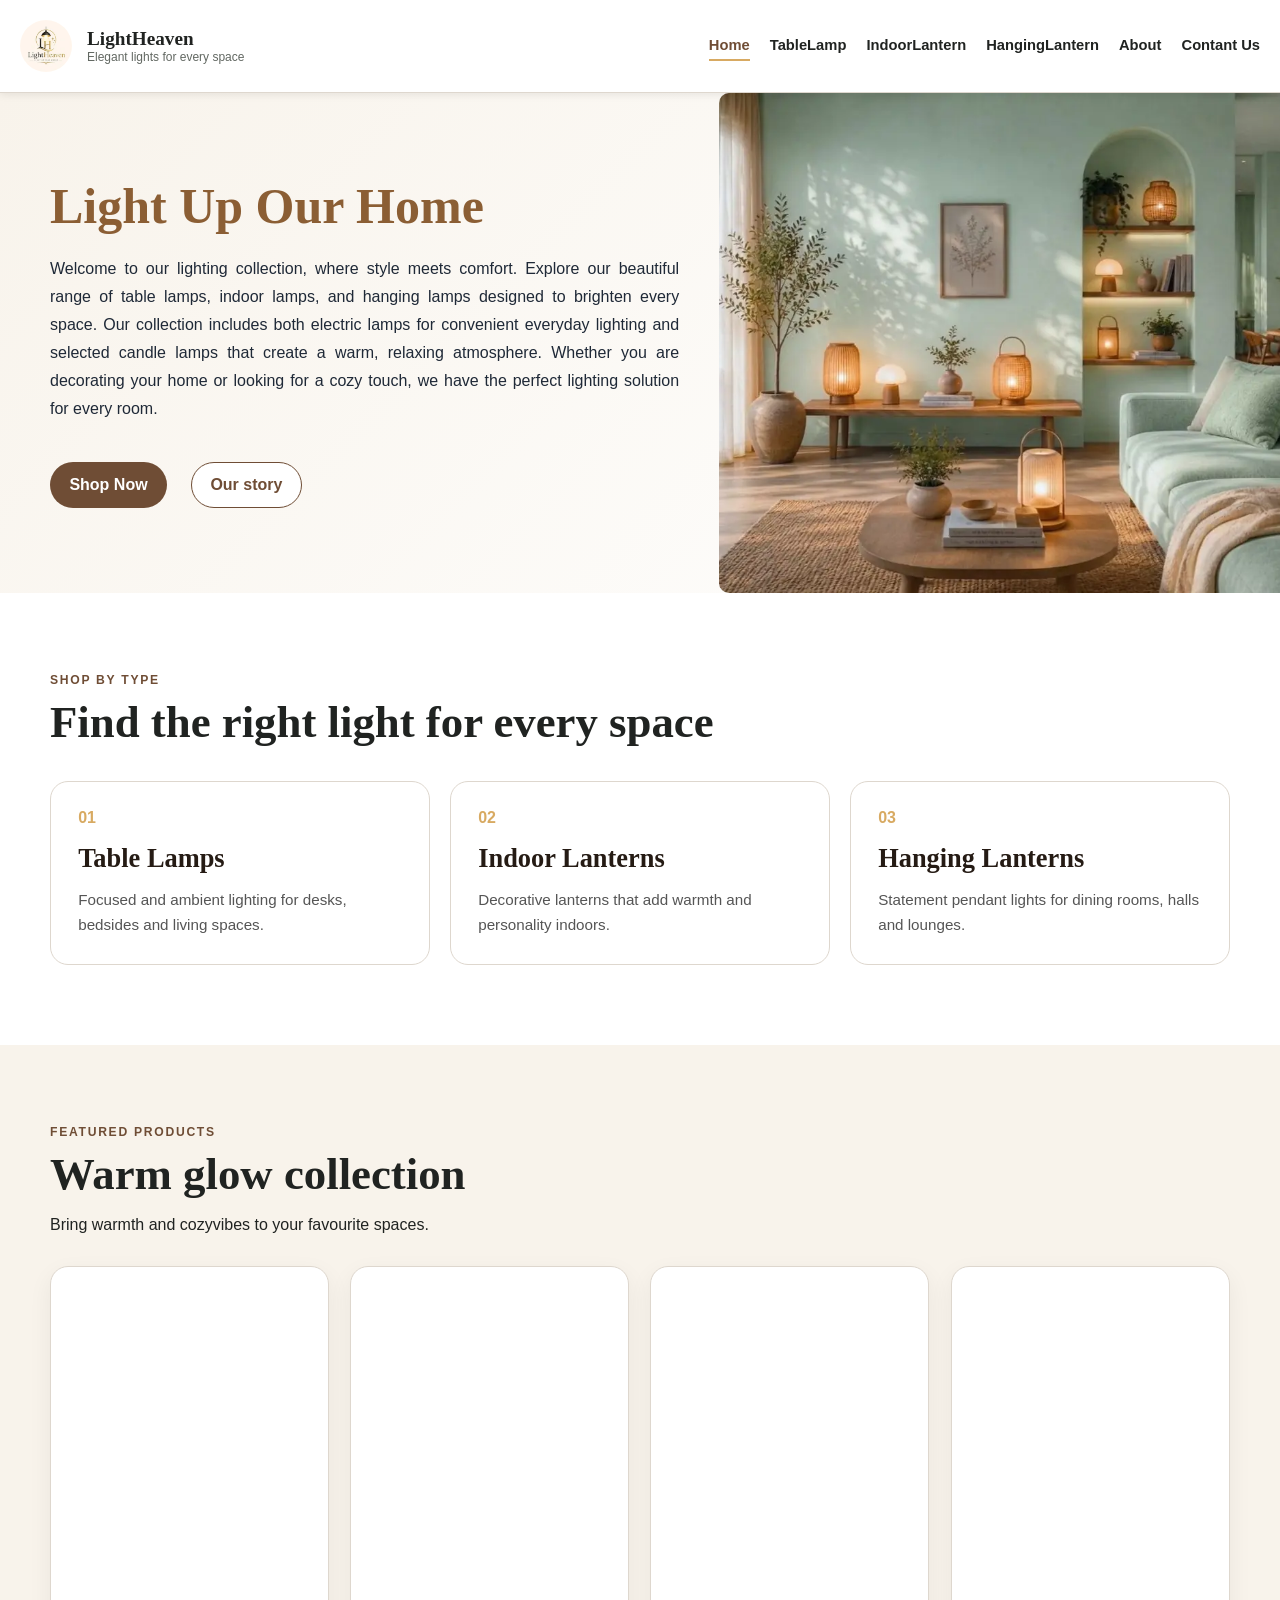
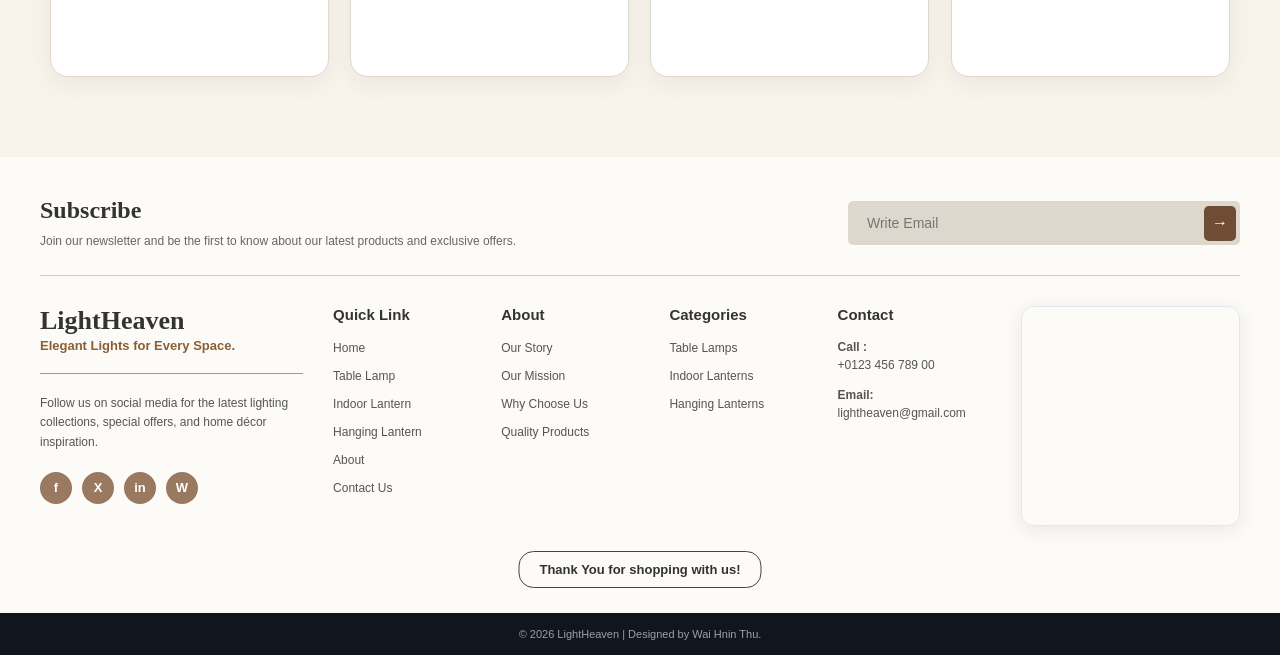
<file: index.html>
<!DOCTYPE html>
<html lang="en">
<head>
<meta charset="utf-8"/>
<meta content="width=device-width, initial-scale=1.0" name="viewport"/>
<meta name="description" content="Light Heaven offers stylish table lamps, indoor lanterns, and hanging lanterns designed to bring warmth, comfort, and elegance to your home.">
<meta name="keywords" content="Light Heaven, lighting, lamps, table lamps, indoor lanterns, hanging lanterns, home lighting, decorative lighting, modern lamps, home decor">
<meta name="author" content="Light Heaven">
<title>Warm Home Lamps.</title>
<!-- Preload the above-the-fold LCP image so mobile browsers request it immediately. -->
<link rel="preload" as="image" href="h1.webp" fetchpriority="high"/>
<link href="style.css" rel="stylesheet"/>
</head>
<body>
<!-- Header -->
<header>
<div class="logo">
<img alt="LightHeaven logo" src="Logo1.webp" width="180" height="180" decoding="async"/>
<span><strong>LightHeaven</strong>
<small>Elegant lights for every space</small>
</span>
</div>
<button aria-controls="primary-nav" aria-expanded="false" aria-label="Toggle navigation" class="menu-toggle" type="button"><span aria-hidden="true">☰</span></button><nav aria-label="Primary navigation" class="primary-nav" id="primary-nav">
<a aria-current="page" href="index.html">Home</a>
<a href="product1.html">TableLamp</a>
<a href="product2.html">IndoorLantern</a>
<a href="product3.html">HangingLantern</a>
<a href="about.html">About</a>
<a href="contact.html">Contant Us</a>
</nav>
</header>
<!-- Hero -->
<section class="hero">
<div class="hero-text">
<h2>Light Up Our Home</h2>
<p class="small">
          Welcome to our lighting collection, where style meets comfort. Explore
          our beautiful range of table lamps, indoor lamps, and hanging lamps
          designed to brighten every space. Our collection includes both
          electric lamps for convenient everyday lighting and selected candle
          lamps that create a warm, relaxing atmosphere. Whether you are
          decorating your home or looking for a cozy touch, we have the perfect
          lighting solution for every room.
        </p>
<a href="product1.html"><button>Shop Now</button></a>
<a class="button button-secondary" href="about.html">Our story</a>
</div>
<div class="hero-image">
<img alt="Hero" src="h1.webp" width="1100" height="733" fetchpriority="high"/>
</div>
</section>
<!-- Categories -->
<section class="section">
<div class="container">
<div class="section-heading">
<p class="eyebrow">Shop by type</p>
<h2>Find the right light for every space</h2>
</div>
<div class="category-grid">
<a class="category-card" href="product1.html"><span>01</span>
<h3>Table Lamps</h3>
<p>
              Focused and ambient lighting for desks, bedsides and living
              spaces.
            </p>
</a>
<a class="category-card" href="product2.html"><span>02</span>
<h3>Indoor Lanterns</h3>
<p>
              Decorative lanterns that add warmth and personality indoors.
            </p>
</a>
<a class="category-card" href="product3.html"><span>03</span>
<h3>Hanging Lanterns</h3>
<p>
              Statement pendant lights for dining rooms, halls and lounges.
            </p>
</a>
</div>
</div>
</section>
<!-- Products -->
<section class="section section-soft">
<div class="container">
<div class="section-heading">
<p class="eyebrow">Featured products</p>
<h2>Warm glow collection</h2>
<p>Bring warmth and cozyvibes to your favourite spaces.</p>
</div>
<div class="product-container">
<div class="product">
<img src="ph7.webp" width="600" height="900" loading="lazy" decoding="async" alt="Lamp">
<div class="product-body">
<p class="eyebrow">Table Lamps</p>
<h2>Modern Table Lamp</h2>
<p class="price">$30.00</p>
</div>
</div>
<div class="product">
<img src="ph8.webp" width="600" height="900" loading="lazy" decoding="async" alt="Lamp">
<div class="product-body">
<p class="eyebrow">Table Lamps</p>
<h2>Beside Glow Lamp</h2>
<p class="price">$35.00</p>
</div>
</div>
<div class="product">
<img src="ph9.webp" width="604" height="900" loading="lazy" decoding="async" alt="Lamp">
<div class="product-body">
<p class="eyebrow">Indoor Lantern</p>
<h2>Indoor Warm Lamp</h2>
<p class="price">$38.00</p>
</div>
</div>
<div class="product">
<img src="ph10.webp" width="720" height="720" loading="lazy" decoding="async" alt="Lamp">
<div class="product-body">
<p class="eyebrow">Hanging Lantern</p>
<h2>Pendant Lantern</h2>
<p class="price">$50.00</p>
</div>
</div>
</div>
</div>
</section>
<footer class="main-footer">
<div class="footer-subscribe">
<div class="subscribe-text">
<h3>Subscribe</h3>
<p>
            Join our newsletter and be the first to know about our latest
            products and exclusive offers.
          </p>
</div>
<form class="subscribe-form" onsubmit="event.preventDefault(); alert('Thank you for subscribing to our shop!');">
<input placeholder="Write Email" type="email"/>
<button type="submit"><span aria-hidden="true">→</span></button>
</form>
</div>
<hr class="section-divider"/>
<div class="footer-content">
<div class="footer-col brand-col">
<h2>LightHeaven</h2>
<p class="slogan">Elegant Lights for Every Space.</p>
<div class="brand-line"></div>
<p class="brand-desc">
            Follow us on social media for the latest lighting collections,
            special offers, and home décor inspiration.
          </p>
<div class="social-icons">
<a class="icon active" href="#"><span aria-hidden="true">f</span></a>
<a class="icon" href="#"><span aria-hidden="true">X</span></a>
<a class="icon" href="#"><span aria-hidden="true">in</span></a>
<a class="icon" href="#"><span aria-hidden="true">W</span></a>
</div>
</div>
<div class="links-wrapper">
<div class="footer-col">
<h4>Quick Link</h4>
<ul>
<li><a href="index.html">Home</a></li>
<li><a href="product1.html">Table Lamp</a></li>
<li><a href="product2.html">Indoor Lantern</a></li>
<li><a href="product3.html">Hanging Lantern</a></li>
<li><a href="about.html">About</a></li>
<li><a href="contact.html">Contact Us</a></li>
</ul>
</div>
<div class="footer-col">
<h4>About</h4>
<ul>
<li><a href="about.html#our-story">Our Story</a></li>
<li><a href="about.html#our-mission">Our Mission</a></li>
<li><a href="about.html#why-choose-us">Why Choose Us</a></li>
<li><a href="about.html#quality-products">Quality Products</a></li>
</ul>
</div>
<div class="footer-col">
<h4>Categories</h4>
<ul>
<li><a href="product1.html" product1="">Table Lamps</a></li>
<li><a href="product2.html">Indoor Lanterns</a></li>
<li><a href="product3.html">Hanging Lanterns</a></li>
</ul>
</div>
<div class="footer-col contact-col">
<h4>Contact</h4>
<p><strong>Call :</strong><br/><a href="tel:+012345678900">+0123 456 789 00</a></p>
<p><strong>Email:</strong><br/><a href="mailto:lightheaven@gmail.com">lightheaven@gmail.com</a></p>
</div>
</div>
<div class="footer-col map-col">
<div class="map-container">
<iframe allowfullscreen="" loading="lazy" referrerpolicy="no-referrer-when-downgrade" src="https://www.google.com/maps/embed?pb=!1m18!1m12!1m3!1d3844.7578275997635!2d98.1879725!3d14.0796068!2m3!1f0!2f0!3f0!3m2!1i1024!2i768!4f13.1!3m3!1m2!1s0x30e50b9f9475b8d7%3A0xbe26a553f5295c9a!2sTechnoland%20ICT%20Institute!5e0!3m2!1sen!2smm!4v1719800000000!5m2!1sen!2smm" style="border: 0">
</iframe>
</div>
</div>
</div>
<div class="thank-you-banner">
<p>Thank You for shopping with us!</p>
</div>
<div class="copyright">
<p>© 2026 LightHeaven | Designed by Wai Hnin Thu.</p>
</div>
</footer>
<script src="main.js" defer></script>
</body>
</html>
</file>
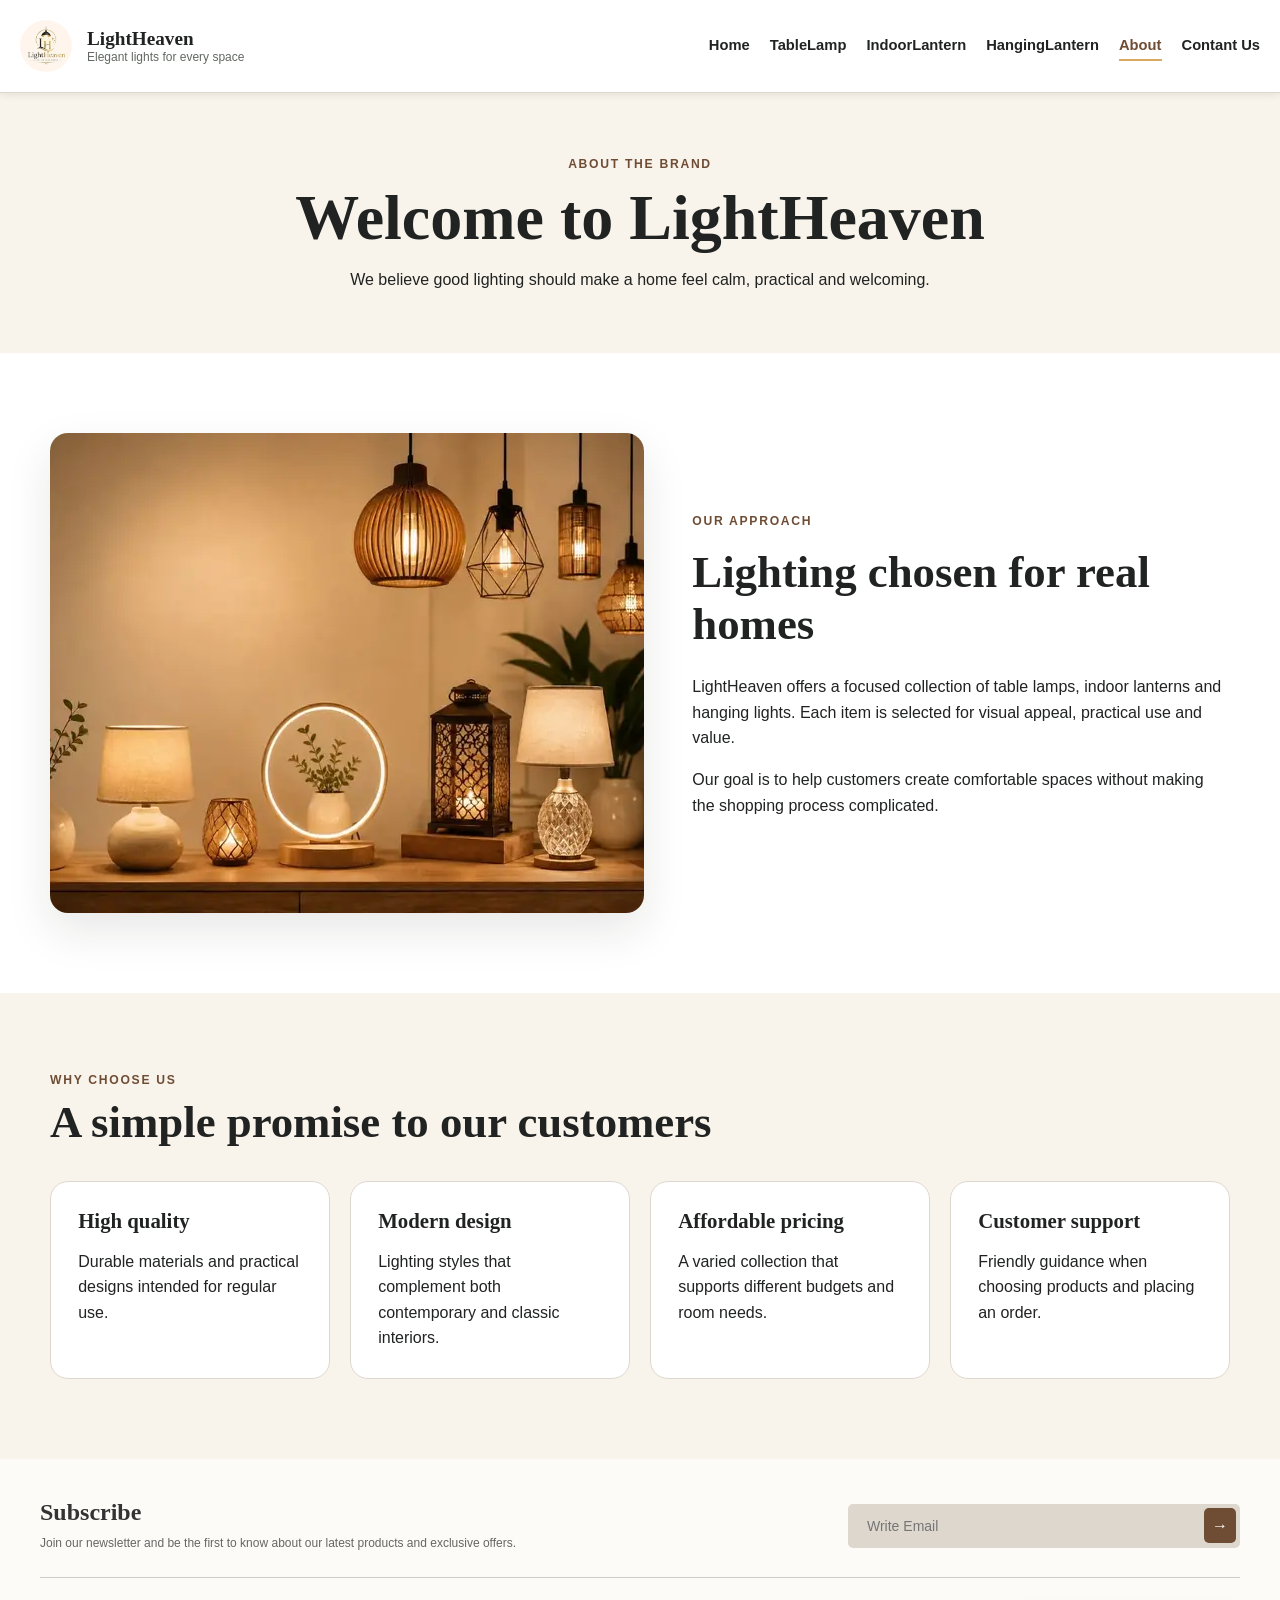
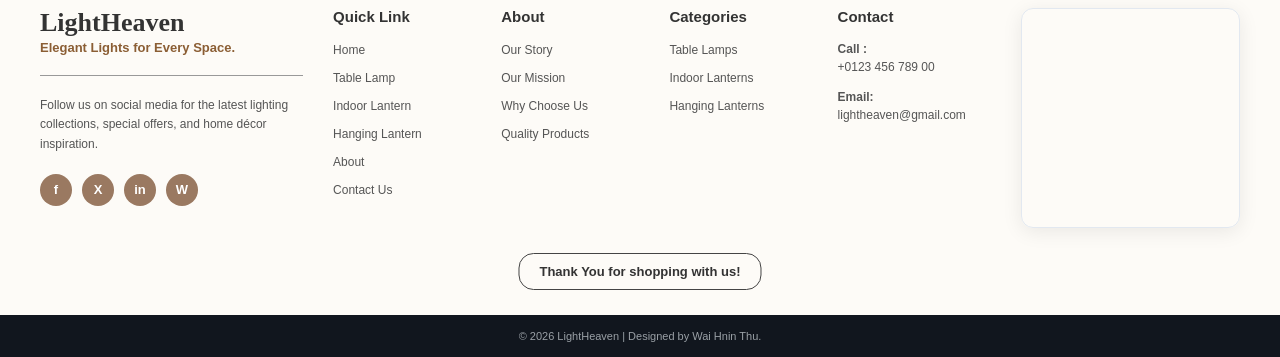
<file: about.html>
<!DOCTYPE html>

<html lang="en">
<head>
<meta charset="utf-8"/>
<meta content="width=device-width, initial-scale=1.0" name="viewport"/>
<title>About Us | LightHeaven</title>
<link href="style.css" rel="stylesheet"/>
</head>
<body>
<!-- Header -->
<header>
<div class="logo">
<img alt="LightHeaven logo" src="Logo1.webp" width="180" height="180" decoding="async"/>
<span><strong>LightHeaven</strong>
<small>Elegant lights for every space</small>
</span>
</div>
<button aria-controls="primary-nav" aria-expanded="false" aria-label="Toggle navigation" class="menu-toggle" type="button"><span aria-hidden="true">☰</span></button><nav aria-label="Primary navigation" class="primary-nav" id="primary-nav">
<a href="index.html">Home</a>
<a href="product1.html">TableLamp</a>
<a href="product2.html">IndoorLantern</a>
<a href="product3.html">HangingLantern</a>
<a aria-current="page" href="about.html">About</a>
<a href="contact.html">Contant Us</a>
</nav>
</header>
<section class="page-hero">
<div class="container">
<p class="eyebrow">About the brand</p>
<h1>Welcome to LightHeaven</h1>
<p>
          We believe good lighting should make a home feel calm, practical and
          welcoming.
        </p>
</div>
</section>
<section class="section" id="our-story">
<div class="container split">
<img alt="about image" src="ph41.webp" width="720" height="480" loading="lazy" decoding="async"/>
<div>
<p class="eyebrow">Our approach</p>
<h2>Lighting chosen for real homes</h2>
<p>
            LightHeaven offers a focused collection of table lamps, indoor
            lanterns and hanging lights. Each item is selected for visual
            appeal, practical use and value.
          </p>
<p>
            Our goal is to help customers create comfortable spaces without
            making the shopping process complicated.
          </p>
</div>
</div>
</section>
<section class="section section-soft" id="our-mission">
<div class="container">
<div class="section-heading">
<p class="eyebrow">Why choose us</p>
<h2>A simple promise to our customers</h2>
</div>
<div class="feature-grid">
<article id="quality-products">
<h3>High quality</h3>
<p>
              Durable materials and practical designs intended for regular use.
            </p>
</article>
<article id="why-choose-us">
<h3>Modern design</h3>
<p>
              Lighting styles that complement both contemporary and classic
              interiors.
            </p>
</article>
<article>
<h3>Affordable pricing</h3>
<p>
              A varied collection that supports different budgets and room
              needs.
            </p>
</article>
<article>
<h3>Customer support</h3>
<p>
              Friendly guidance when choosing products and placing an order.
            </p>
</article>
</div>
</div>
</section>
<footer class="main-footer">
<div class="footer-subscribe">
<div class="subscribe-text">
<h3>Subscribe</h3>
<p>
            Join our newsletter and be the first to know about our latest
            products and exclusive offers.
          </p>
</div>
<form class="subscribe-form" onsubmit="event.preventDefault(); alert('Thank you for subscribing to our shop!');">
<input placeholder="Write Email" type="email"/>
<button type="submit"><span aria-hidden="true">→</span></button>
</form>
</div>
<hr class="section-divider"/>
<div class="footer-content">
<div class="footer-col brand-col">
<h2>LightHeaven</h2>
<p class="slogan">Elegant Lights for Every Space.</p>
<div class="brand-line"></div>
<p class="brand-desc">
            Follow us on social media for the latest lighting collections,
            special offers, and home décor inspiration.
          </p>
<div class="social-icons">
<a class="icon active" href="#"><span aria-hidden="true">f</span></a>
<a class="icon" href="#"><span aria-hidden="true">X</span></a>
<a class="icon" href="#"><span aria-hidden="true">in</span></a>
<a class="icon" href="#"><span aria-hidden="true">W</span></a>
</div>
</div>
<div class="links-wrapper">
<div class="footer-col">
<h4>Quick Link</h4>
<ul>
<li><a href="index.html">Home</a></li>
<li><a href="product1.html">Table Lamp</a></li>
<li><a href="product2.html">Indoor Lantern</a></li>
<li><a href="product3.html">Hanging Lantern</a></li>
<li><a href="about.html">About</a></li>
<li><a href="contact.html">Contact Us</a></li>
</ul>
</div>
<div class="footer-col">
<h4>About</h4>
<ul>
<li><a href="about.html#our-story">Our Story</a></li>
<li><a href="about.html#our-mission">Our Mission</a></li>
<li><a href="about.html#why-choose-us">Why Choose Us</a></li>
<li><a href="about.html#quality-products">Quality Products</a></li>
</ul>
</div>
<div class="footer-col">
<h4>Categories</h4>
<ul>
<li><a href="product1.html">Table Lamps</a></li>
<li><a href="product2.html">Indoor Lanterns</a></li>
<li><a href="product3.html">Hanging Lanterns</a></li>
</ul>
</div>
<div class="footer-col contact-col">
<h4>Contact</h4>
<p><strong>Call :</strong><br/><a href="tel:+012345678900">+0123 456 789 00</a></p>
<p><strong>Email:</strong><br/><a href="mailto:lightheaven@gmail.com">lightheaven@gmail.com</a></p>
</div>
</div>
<div class="footer-col map-col">
<div class="map-container">
<iframe allowfullscreen="" loading="lazy" referrerpolicy="no-referrer-when-downgrade" src="https://www.google.com/maps/embed?pb=!1m18!1m12!1m3!1d3844.7578275997635!2d98.1879725!3d14.0796068!2m3!1f0!2f0!3f0!3m2!1i1024!2i768!4f13.1!3m3!1m2!1s0x30e50b9f9475b8d7%3A0xbe26a553f5295c9a!2sTechnoland%20ICT%20Institute!5e0!3m2!1sen!2smm!4v1719800000000!5m2!1sen!2smm" style="border: 0">
</iframe>
</div>
</div>
</div>
<div class="thank-you-banner">
<p>Thank You for shopping with us!</p>
</div>
<div class="copyright">
<p>© 2026 LightHeaven | Designed by Wai Hnin Thu.</p>
</div>
</footer>
<script src="main.js" defer></script>
</body>
</html>
</file>
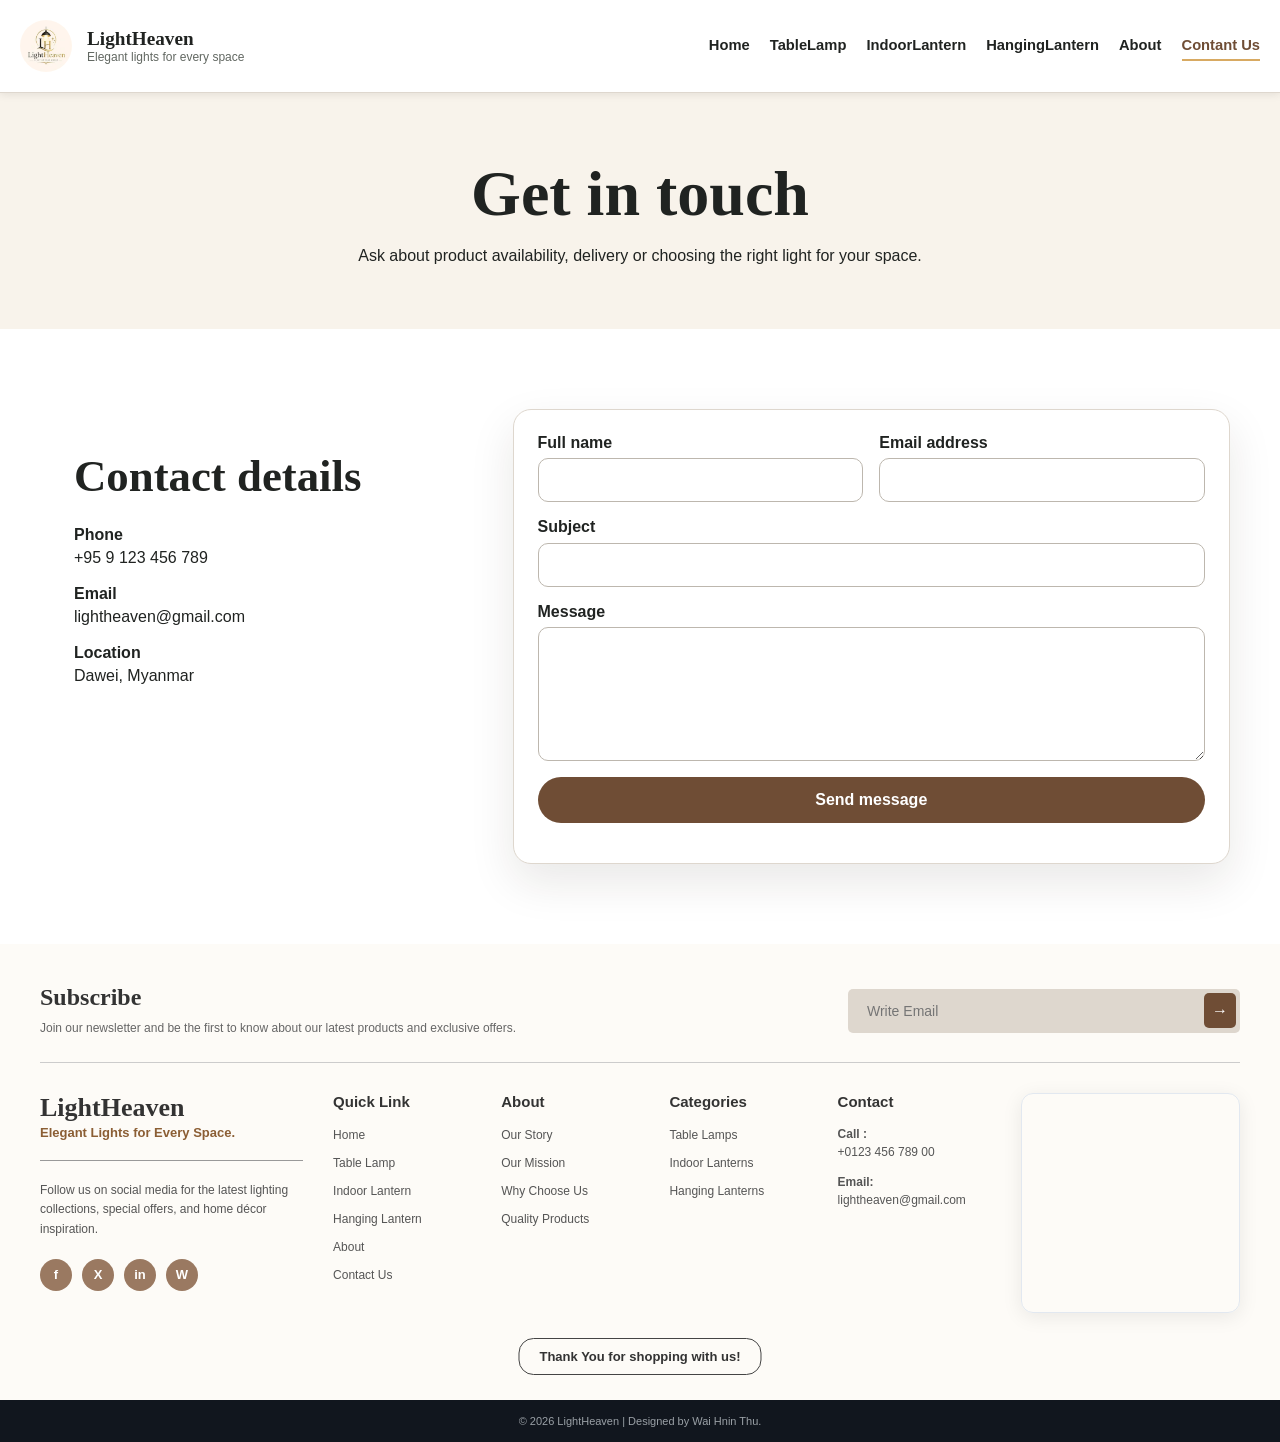
<file: contact.html>
<!DOCTYPE html>

<html lang="en">
<head>
<meta charset="utf-8"/>
<meta content="width=device-width, initial-scale=1.0" name="viewport"/>
<title>Contact | LightHeaven</title>
<link href="style.css" rel="stylesheet"/>
</head>
<body>
<!-- Header -->
<header>
<div class="logo">
<img alt="LightHeaven logo" src="Logo1.webp" width="180" height="180" decoding="async"/>
<span><strong>LightHeaven</strong>
<small>Elegant lights for every space</small>
</span>
</div>
<button aria-controls="primary-nav" aria-expanded="false" aria-label="Toggle navigation" class="menu-toggle" type="button"><span aria-hidden="true">☰</span></button><nav aria-label="Primary navigation" class="primary-nav" id="primary-nav">
<a href="index.html">Home</a>
<a href="product1.html">TableLamp</a>
<a href="product2.html">IndoorLantern</a>
<a href="product3.html">HangingLantern</a>
<a href="about.html">About</a>
<a aria-current="page" href="contact.html">Contant Us</a>
</nav>
</header>
<section class="page-hero">
<div class="container">
<!-- <p class="eyebrow">Contact</p> -->
<h1>Get in touch</h1>
<p>
            Ask about product availability, delivery or choosing the right light
            for your space.
          </p>
</div>
</section>
<section class="section">
<div class="container contact-grid">
<div class="contact-details">
<h2>Contact details</h2>
<p>
<strong>Phone</strong><a href="tel:+959123456789">+95 9 123 456 789</a>
</p>
<p>
<strong>Email</strong><a href="mailto:lightheaven@gmail.com">lightheaven@gmail.com</a>
</p>
<p><strong>Location</strong><span>Dawei, Myanmar</span></p>
</div>
<form class="form-card" data-demo-form="" onsubmit="alert('Thank you! Your message has been sent successfully.');">
<div class="form-grid">
<label>Full name<input autocomplete="name" name="name" required="" type="text"/></label><label>Email address<input autocomplete="email" name="email" required="" type="email"/></label>
</div>
<label>Subject<input name="subject" required="" type="text"/></label><label>Message<textarea name="message" required="" rows="6"></textarea></label><button class="button button-primary" type="submit">
              Send message
            </button>
<p aria-live="polite" class="form-status"></p>
</form>
</div>
</section>
<footer class="main-footer">
<div class="footer-subscribe">
<div class="subscribe-text">
<h3>Subscribe</h3>
<p>
            Join our newsletter and be the first to know about our latest
            products and exclusive offers.
          </p>
</div>
<form class="subscribe-form" onsubmit="event.preventDefault(); alert('Thank you for subscribing to our shop!');">
<input placeholder="Write Email" type="email"/>
<button type="submit"><span aria-hidden="true">→</span></button>
</form>
</div>
<hr class="section-divider"/>
<div class="footer-content">
<div class="footer-col brand-col">
<h2>LightHeaven</h2>
<p class="slogan">Elegant Lights for Every Space.</p>
<div class="brand-line"></div>
<p class="brand-desc">
            Follow us on social media for the latest lighting collections,
            special offers, and home décor inspiration.
          </p>
<div class="social-icons">
<a class="icon active" href="#"><span aria-hidden="true">f</span></a>
<a class="icon" href="#"><span aria-hidden="true">X</span></a>
<a class="icon" href="#"><span aria-hidden="true">in</span></a>
<a class="icon" href="#"><span aria-hidden="true">W</span></a>
</div>
</div>
<div class="links-wrapper">
<div class="footer-col">
<h4>Quick Link</h4>
<ul>
<li><a href="index.html">Home</a></li>
<li><a href="product1.html">Table Lamp</a></li>
<li><a href="product2.html">Indoor Lantern</a></li>
<li><a href="product3.html">Hanging Lantern</a></li>
<li><a href="about.html">About</a></li>
<li><a href="contact.html">Contact Us</a></li>
</ul>
</div>
<div class="footer-col">
<h4>About</h4>
<ul>
<li><a href="about.html#our-story">Our Story</a></li>
<li><a href="about.html#our-mission">Our Mission</a></li>
<li><a href="about.html#why-choose-us">Why Choose Us</a></li>
<li><a href="about.html#quality-products">Quality Products</a></li>
</ul>
</div>
<div class="footer-col">
<h4>Categories</h4>
<ul>
<li><a href="product1.html">Table Lamps</a></li>
<li><a href="product2.html">Indoor Lanterns</a></li>
<li><a href="product3.html">Hanging Lanterns</a></li>
</ul>
</div>
<div class="footer-col contact-col">
<h4>Contact</h4>
<p><strong>Call :</strong><br/><a href="tel:+012345678900">+0123 456 789 00</a></p>
<p><strong>Email:</strong><br/><a href="mailto:lightheaven@gmail.com">lightheaven@gmail.com</a></p>
</div>
</div>
<div class="footer-col map-col">
<div class="map-container">
<iframe allowfullscreen="" loading="lazy" referrerpolicy="no-referrer-when-downgrade" src="https://www.google.com/maps/embed?pb=!1m18!1m12!1m3!1d3844.7578275997635!2d98.1879725!3d14.0796068!2m3!1f0!2f0!3f0!3m2!1i1024!2i768!4f13.1!3m3!1m2!1s0x30e50b9f9475b8d7%3A0xbe26a553f5295c9a!2sTechnoland%20ICT%20Institute!5e0!3m2!1sen!2smm!4v1719800000000!5m2!1sen!2smm" style="border: 0">
</iframe>
</div>
</div>
</div>
<div class="thank-you-banner">
<p>Thank You for shopping with us!</p>
</div>
<div class="copyright">
<p>© 2026 LightHeaven | Designed by Wai Hnin Thu.</p>
</div>
</footer>
<script src="main.js" defer></script>
</body>
</html>
</file>
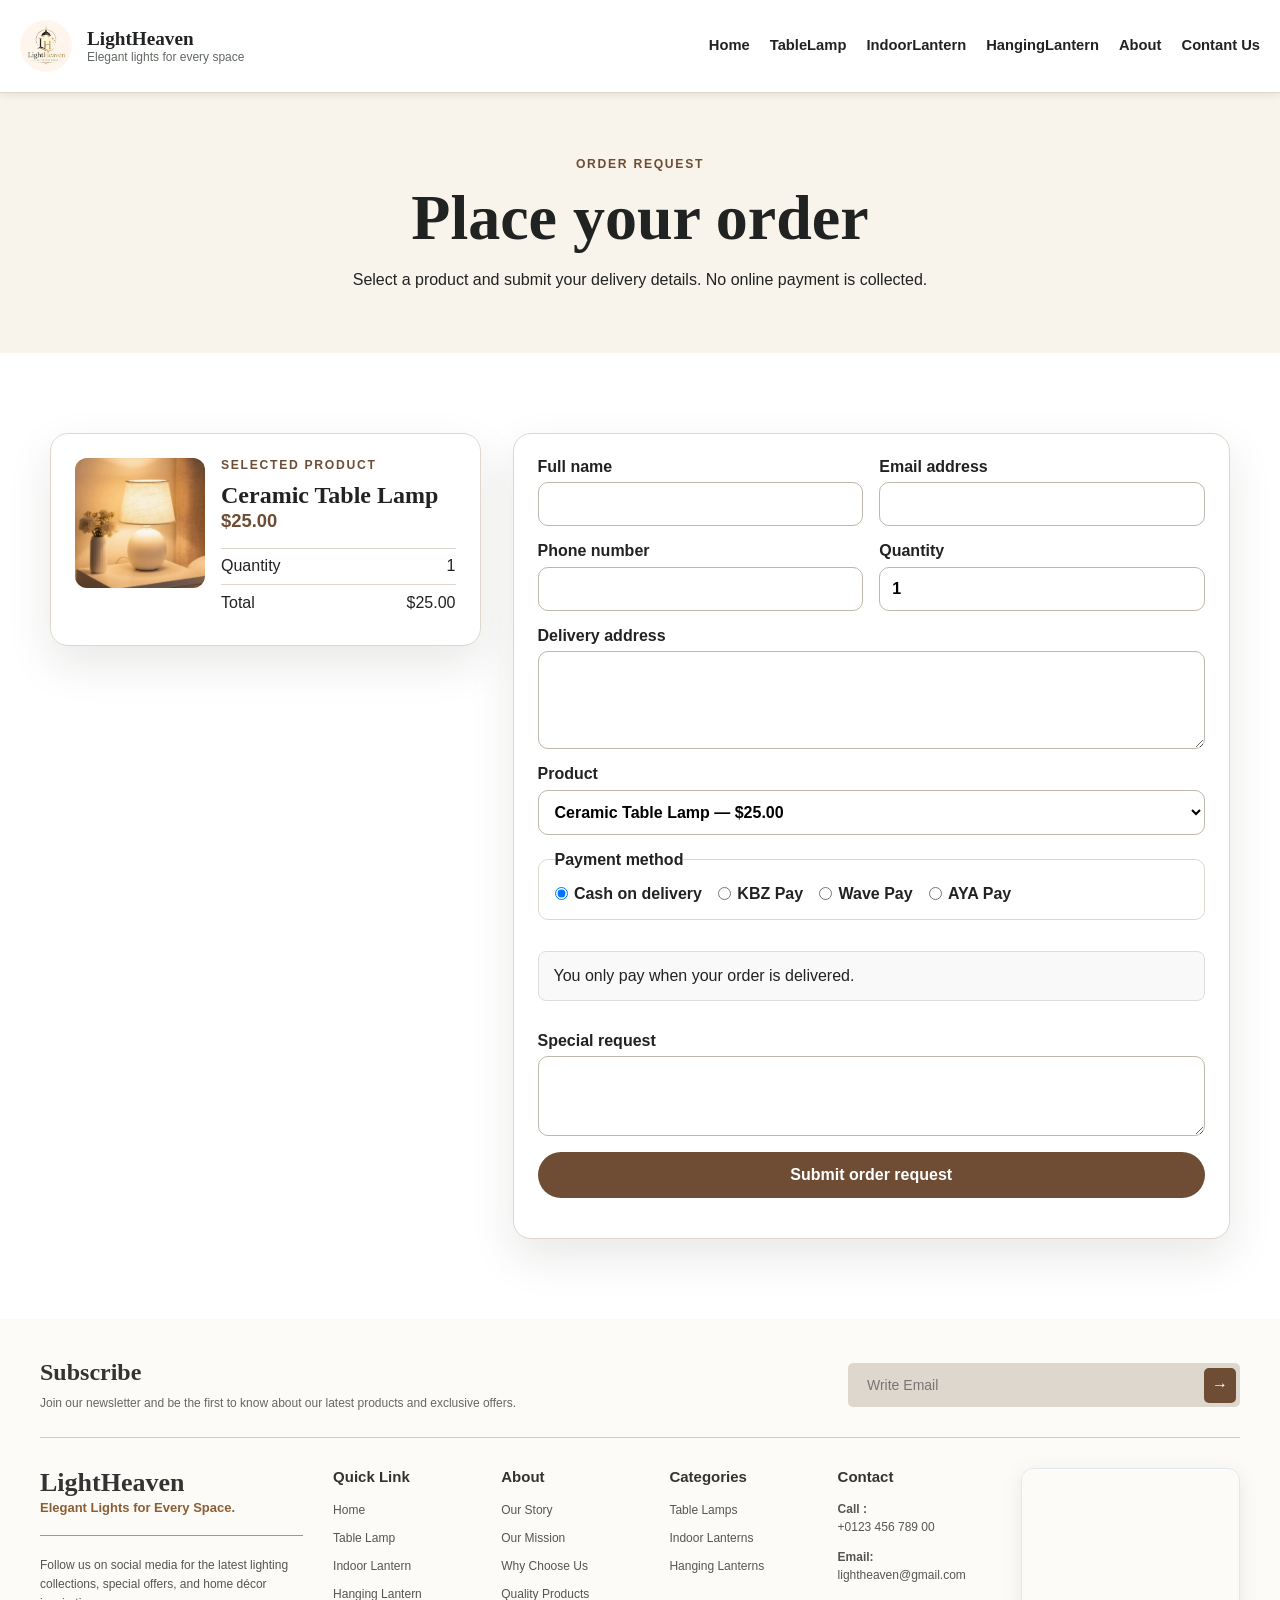
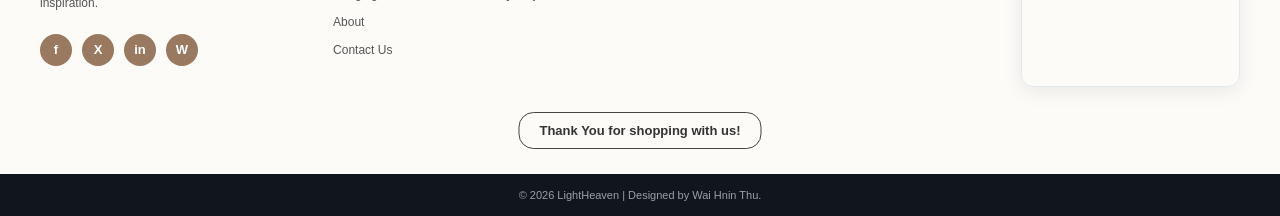
<file: order.html>
<!DOCTYPE html>
<html lang="en">
<head>
<meta charset="utf-8"/>
<meta content="width=device-width, initial-scale=1.0" name="viewport"/>
<meta name="description" content="Light Heaven offers stylish table lamps, indoor lanterns, and hanging lanterns designed to bring warmth, comfort, and elegance to your home.">
<meta name="keywords" content="Light Heaven, lighting, lamps, table lamps, indoor lanterns, hanging lanterns, home lighting, decorative lighting, modern lamps, home decor">
<meta name="author" content="Light Heaven">
<title>Warm Home Lamps.</title>
<link href="style.css" rel="stylesheet"/>
</head>
<body>
<!-- Header -->
<header>
<div class="logo">
<img alt="LightHeaven logo" src="Logo1.webp" width="180" height="180" decoding="async"/>
<span><strong>LightHeaven</strong>
<small>Elegant lights for every space</small>
</span>
</div>
<button aria-controls="primary-nav" aria-expanded="false" aria-label="Toggle navigation" class="menu-toggle" type="button"><span aria-hidden="true">☰</span></button><nav aria-label="Primary navigation" class="primary-nav" id="primary-nav">
<a href="index.html">Home</a>
<a href="product1.html">TableLamp</a>
<a href="product2.html">IndoorLantern</a>
<a href="product3.html">HangingLantern</a>
<a href="about.html">About</a>
<a href="contact.html">Contant Us</a>
</nav>
</header>
<section class="page-hero">
<div class="container">
<p class="eyebrow">Order request</p>
<h1>Place your order</h1>
<p>
          Select a product and submit your delivery details. No online payment
          is collected.
        </p>
</div>
</section>
<section class="section">
<div class="container order-layout">
<aside class="order-summary">
<img alt="Selected product" id="summary-image" src="ph11.webp" width="600" height="900" loading="lazy" decoding="async"/>
<div>
<p class="eyebrow">Selected product</p>
<h2 id="summary-name">Ceramic Table Lamp</h2>
<p class="price" id="summary-price">$25.00</p>
<dl>
<div>
<dt>Quantity</dt>
<dd id="summary-quantity">1</dd>
</div>
<div>
<dt>Total</dt>
<dd id="summary-total">$25.00</dd>
</div>
</dl>
</div>
</aside>
<form class="form-card" id="order-form" onsubmit="alert('Thank you! Your order is confirmed. We will contact you soon with delivery details.');">
<div class="form-grid">
<label>Full name<input autocomplete="name" name="fullName" required="" type="text"/></label>
<label>Email address<input autocomplete="email" name="email" required="" type="email"/></label>
</div>
<div class="form-grid">
<label>Phone number<input autocomplete="tel" name="phone" required="" type="tel"/></label>
<label>Quantity<input id="quantity" max="20" min="1" name="quantity" required="" type="number" value="1"/></label>
</div>
<label>Delivery address
            <textarea autocomplete="street-address" name="address" required="" rows="4"></textarea>
</label>
<label>Product
            <select id="product-select" name="product" required=""></select></label>
<fieldset>
<legend>Payment method</legend>
<div class="radio-row">
<label><input checked="" name="payment" type="radio" value="cod"/>
                Cash on delivery</label>
<label><input name="payment" type="radio" value="kpay"/> KBZ
                Pay</label>
<label><input name="payment" type="radio" value="wave"/> Wave
                Pay</label>
<label><input name="payment" type="radio" value="ayapay"/> AYA
                Pay</label>
</div>
</fieldset>
<div class="payment-details-container">
<div class="payment-detail-box active" id="details-cod">
<p>You only pay when your order is delivered.</p>
</div>
<!-- KBZ Pay -->
<div class="payment-detail-box" id="details-kpay">
<p>
<strong>KBZ Pay Account:</strong> 09 123 456 789 (Daw Wai Wai)
              </p>
</div>
<!-- Wave Pay -->
<div class="payment-detail-box" id="details-wave">
<p>
<strong>Wave Pay Account:</strong> 09 987 654 321 (Daw Wai Wai)
              </p>
</div>
<!-- AYA Pay -->
<div class="payment-detail-box" id="details-ayapay">
<p>
<strong>AYA Pay Account:</strong> 09 555 666 777 (Daw Wai Wai)
              </p>
</div>
</div>
<label>Special request<textarea name="notes" rows="3"></textarea>
</label>
<button class="button button-primary" type="submit">
            Submit order request
          </button>
<p aria-live="polite" class="form-status"></p>
</form>
</div>
</section>
<!-- Footer -->
<footer class="main-footer">
<div class="footer-subscribe">
<div class="subscribe-text">
<h3>Subscribe</h3>
<p>
            Join our newsletter and be the first to know about our latest
            products and exclusive offers.
          </p>
</div>
<div class="subscribe-form">
<input placeholder="Write Email" type="email"/>
<button type="submit"><span aria-hidden="true">→</span></button>
</div>
</div>
<hr class="section-divider"/>
<div class="footer-content">
<div class="footer-col brand-col">
<h2>LightHeaven</h2>
<p class="slogan">Elegant Lights for Every Space.</p>
<div class="brand-line"></div>
<p class="brand-desc">
            Follow us on social media for the latest lighting collections,
            special offers, and home décor inspiration.
          </p>
<div class="social-icons">
<a class="icon active" href="#"><span aria-hidden="true">f</span></a>
<a class="icon" href="#"><span aria-hidden="true">X</span></a>
<a class="icon" href="#"><span aria-hidden="true">in</span></a>
<a class="icon" href="#"><span aria-hidden="true">W</span></a>
</div>
</div>
<div class="links-wrapper">
<div class="footer-col">
<h4>Quick Link</h4>
<ul>
<li><a href="index.html">Home</a></li>
<li><a href="product1.html">Table Lamp</a></li>
<li><a href="product2.html">Indoor Lantern</a></li>
<li><a href="product3.html">Hanging Lantern</a></li>
<li><a href="about.html">About</a></li>
<li><a href="contact.html">Contact Us</a></li>
</ul>
</div>
<div class="footer-col">
<h4>About</h4>
<ul>
<li><a href="about.html#our-story">Our Story</a></li>
<li><a href="about.html#our-mission">Our Mission</a></li>
<li><a href="about.html#why-choose-us">Why Choose Us</a></li>
<li><a href="about.html#quality-products">Quality Products</a></li>
</ul>
</div>
<div class="footer-col">
<h4>Categories</h4>
<ul>
<li><a href="product1.html">Table Lamps</a></li>
<li><a href="product2.html">Indoor Lanterns</a></li>
<li><a href="product3.html">Hanging Lanterns</a></li>
</ul>
</div>
<div class="footer-col contact-col">
<h4>Contact</h4>
<p><strong>Call :</strong><br/><a href="tel:+012345678900">+0123 456 789 00</a></p>
<p><strong>Email:</strong><br/><a href="mailto:lightheaven@gmail.com">lightheaven@gmail.com</a></p>
</div>
</div>
<div class="footer-col map-col">
<div class="map-container">
<iframe allowfullscreen="" loading="lazy" referrerpolicy="no-referrer-when-downgrade" src="https://www.google.com/maps/embed?pb=!1m18!1m12!1m3!1d3844.7578275997635!2d98.1879725!3d14.0796068!2m3!1f0!2f0!3f0!3m2!1i1024!2i768!4f13.1!3m3!1m2!1s0x30e50b9f9475b8d7%3A0xbe26a553f5295c9a!2sTechnoland%20ICT%20Institute!5e0!3m2!1sen!2smm!4v1719800000000!5m2!1sen!2smm" style="border: 0">
</iframe>
</div>
</div>
</div>
<div class="thank-you-banner">
<p>Thank You for shopping with us!</p>
</div>
<div class="copyright">
<p>© 2026 LightHeaven | Designed by Wai Hnin Thu.</p>
</div>
</footer>
<script src="products.js" defer></script>
<script src="main.js" defer></script>
</body>
</html>
</file>
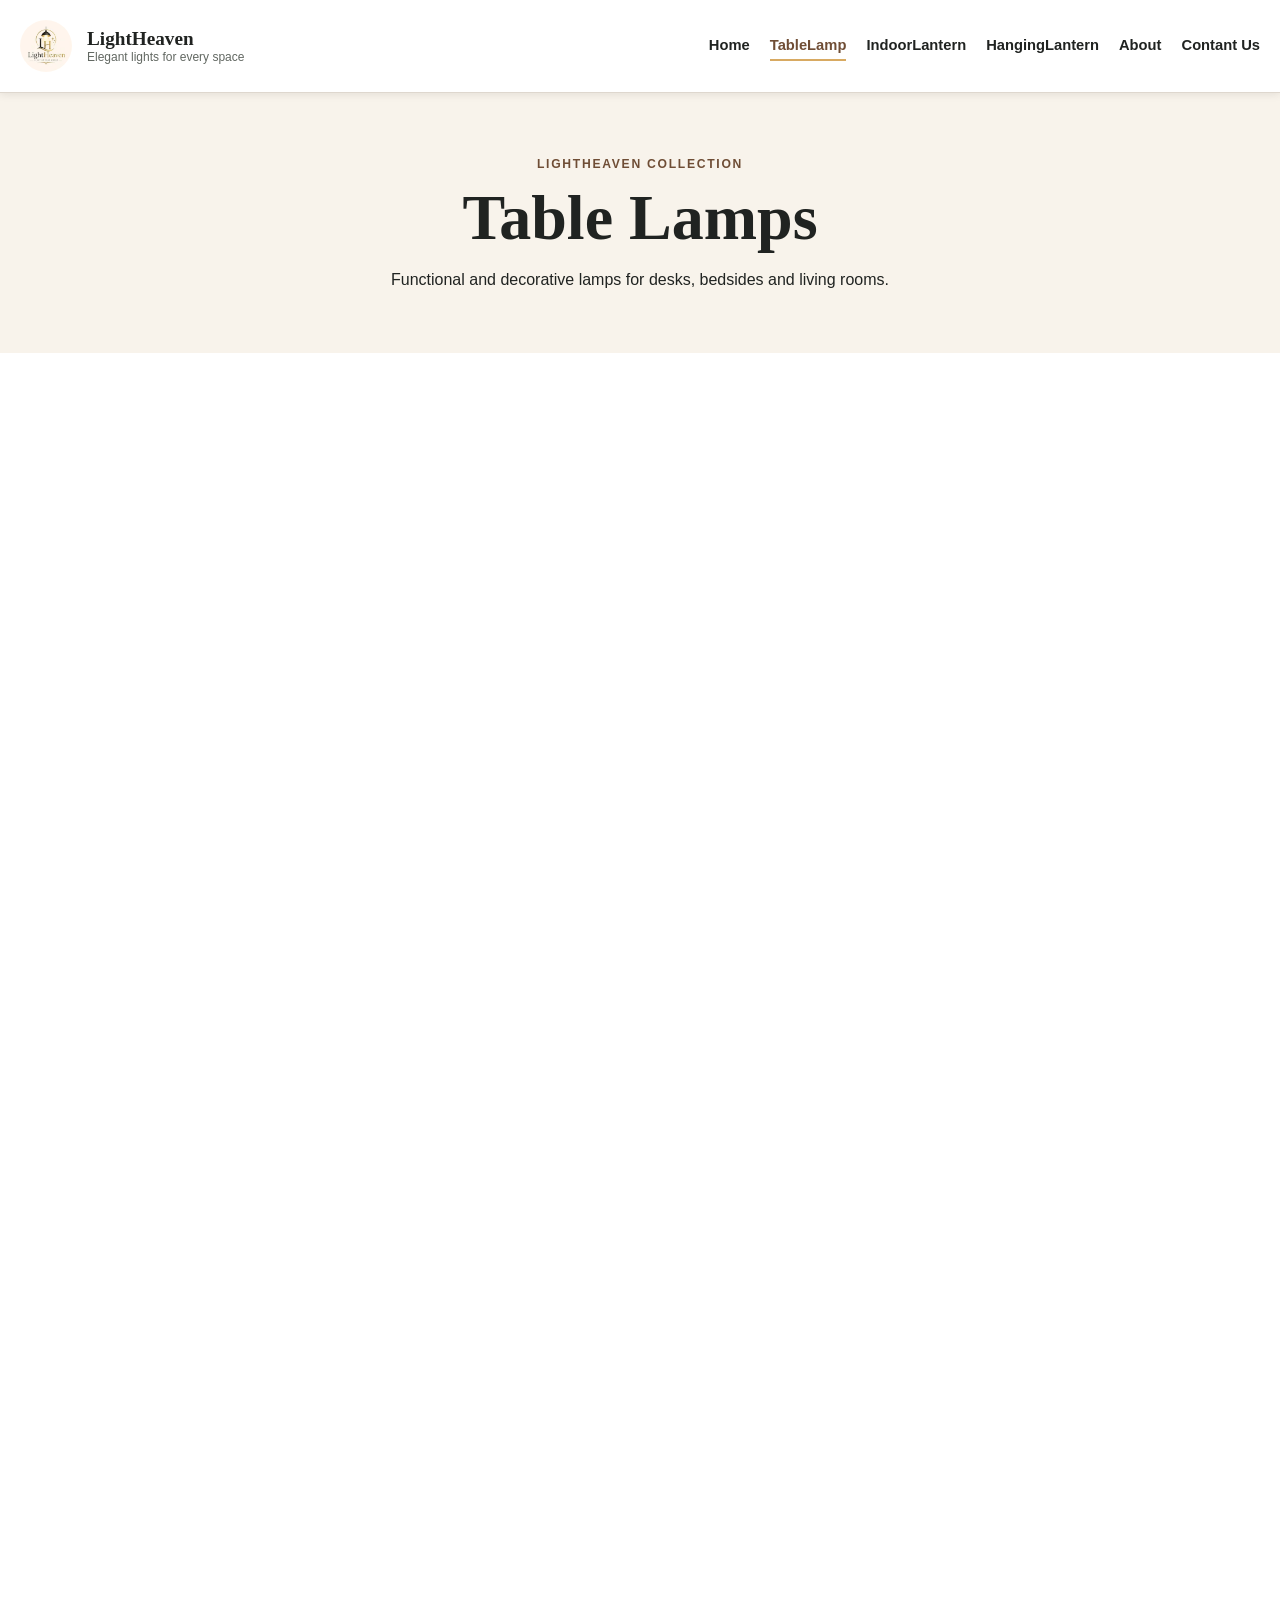
<file: product1.html>
<!DOCTYPE html>
<html lang="en">
<head>
<meta charset="utf-8"/>
<meta content="width=device-width, initial-scale=1.0" name="viewport"/>
<meta name="description" content="Light Heaven offers stylish table lamps, indoor lanterns, and hanging lanterns designed to bring warmth, comfort, and elegance to your home.">
<meta name="keywords" content="Light Heaven, lighting, lamps, table lamps, indoor lanterns, hanging lanterns, home lighting, decorative lighting, modern lamps, home decor">
<meta name="author" content="Light Heaven">
<title>Warm Home Lamps.</title>
<link href="style.css" rel="stylesheet"/>
</head>
<body>
<!-- Header -->
<header>
<div class="logo">
<img alt="LightHeaven logo" src="Logo1.webp" width="180" height="180" decoding="async"/>
<span><strong>LightHeaven</strong>
<small>Elegant lights for every space</small>
</span>
</div>
<button aria-controls="primary-nav" aria-expanded="false" aria-label="Toggle navigation" class="menu-toggle" type="button"><span aria-hidden="true">☰</span></button><nav aria-label="Primary navigation" class="primary-nav" id="primary-nav">
<a href="index.html">Home</a>
<a aria-current="page" href="product1.html">TableLamp</a>
<a href="product2.html">IndoorLantern</a>
<a href="product3.html">HangingLantern</a>
<a href="about.html">About</a>
<a href="contact.html">Contant Us</a>
</nav>
</header>
<section class="page-hero">
<div class="container">
<p class="eyebrow">LightHeaven collection</p>
<h1>Table Lamps</h1>
<p>
          Functional and decorative lamps for desks, bedsides and living rooms.
        </p>
</div>
</section>
<!-- Products Section -->
<section class="section">
<div class="container">
<div class="product-container">
<div class="product">
<img alt="Table Lamp" src="ph11.webp" width="600" height="900" loading="lazy" decoding="async"/>
<div class="product-body">
<p class="eyebrow">Table Lamps</p>
<h2>Ceramic Table Lamp</h2>
<p class="price">$25.00</p>
<a class="button button-primary" href="order.html?product=ceramic-table-lamp">Order now</a>
</div>
</div>
<div class="product">
<img alt="Table Lamp" src="ph12.webp" width="720" height="900" loading="lazy" decoding="async"/>
<div class="product-body">
<p class="eyebrow">Table Lamps</p>
<h2>Bedside Lamp</h2>
<p class="price">$30.00</p>
<a class="button button-primary" href="order.html?product=bedside-lamp">Order now</a>
</div>
</div>
<div class="product">
<img alt="Table Lamp" src="ph13.webp" width="445" height="445" loading="lazy" decoding="async"/>
<div class="product-body">
<p class="eyebrow">Table Lamps</p>
<h2>Study Desk Lamp</h2>
<p class="price">$20.00</p>
<a class="button button-primary" href="order.html?product=study-desk-lamp">Order now</a>
</div>
</div>
<div class="product">
<img alt="Table Lamp" src="ph14.webp" width="600" height="900" loading="lazy" decoding="async"/>
<div class="product-body">
<p class="eyebrow">Table Lamps</p>
<h2>Fabric Table Lamp</h2>
<p class="price">$40.00</p>
<a class="button button-primary" href="order.html?product=fabric-table-lamp">Order now</a>
</div>
</div>
<div class="product">
<img alt="" src="table lampn24.webp" width="720" height="720" loading="lazy" decoding="async"/>
<div class="product-body">
<p class="eyebrow">Table Lamps</p>
<h2>Halo Table Lamp</h2>
<p class="price">$35.00</p>
<a class="button button-primary" href="order.html?product=halo-table-lamp">Order now</a>
</div>
</div>
<div class="product">
<img alt="Table Lamp" src="ph25.webp" width="600" height="900" loading="lazy" decoding="async"/>
<div class="product-body">
<p class="eyebrow">Table Lamps</p>
<h2>Crystal Bedside Lamp</h2>
<p class="price">$45.00</p>
<a class="button button-primary" href="order.html?product=crystal-bedside-lamp">Order now</a>
</div>
</div>
<div class="product">
<img alt="Table Lamp" src="ph26.webp" width="720" height="720" loading="lazy" decoding="async"/>
<div class="product-body">
<p class="eyebrow">Table Lamps</p>
<h2>Crystal Table Lamp</h2>
<p class="price">$48.00</p>
<a class="button button-primary" href="order.html?product=crystal-table-lamp">Order now</a>
</div>
</div>
<div class="product">
<img alt="Table Lamp" src="ph27.webp" width="692" height="691" loading="lazy" decoding="async"/>
<div class="product-body">
<p class="eyebrow">Table Lamps</p>
<h2>Luxury Table Lamp</h2>
<p class="price">$55.00</p>
<a class="button button-primary" href="order.html?product=luxury-table-lamp">Order now</a>
</div>
</div>
</div>
</div>
</section>
<!-- Footer -->
<footer class="main-footer">
<div class="footer-subscribe">
<div class="subscribe-text">
<h3>Subscribe</h3>
<p>
            Join our newsletter and be the first to know about our latest
            products and exclusive offers.
          </p>
</div>
<div class="subscribe-form">
<input placeholder="Write Email" type="email"/>
<button type="submit"><span aria-hidden="true">→</span></button>
</div>
</div>
<hr class="section-divider"/>
<div class="footer-content">
<div class="footer-col brand-col">
<h2>LightHeaven</h2>
<p class="slogan">Elegant Lights for Every Space.</p>
<div class="brand-line"></div>
<p class="brand-desc">
            Follow us on social media for the latest lighting collections,
            special offers, and home décor inspiration.
          </p>
<div class="social-icons">
<a class="icon active" href="#"><span aria-hidden="true">f</span></a>
<a class="icon" href="#"><span aria-hidden="true">X</span></a>
<a class="icon" href="#"><span aria-hidden="true">in</span></a>
<a class="icon" href="#"><span aria-hidden="true">W</span></a>
</div>
</div>
<div class="links-wrapper">
<div class="footer-col">
<h4>Quick Link</h4>
<ul>
<li><a href="index.html">Home</a></li>
<li><a href="product1.html">Table Lamp</a></li>
<li><a href="product2.html">Indoor Lantern</a></li>
<li><a href="product3.html">Hanging Lantern</a></li>
<li><a href="about.html">About</a></li>
<li><a href="contact.html">Contact Us</a></li>
</ul>
</div>
<div class="footer-col">
<h4>About</h4>
<ul>
<li><a href="about.html#our-story">Our Story</a></li>
<li><a href="about.html#our-mission">Our Mission</a></li>
<li><a href="about.html#why-choose-us">Why Choose Us</a></li>
<li><a href="about.html#quality-products">Quality Products</a></li>
</ul>
</div>
<div class="footer-col">
<h4>Categories</h4>
<ul>
<li><a href="product1.html">Table Lamps</a></li>
<li><a href="product2.html">Indoor Lanterns</a></li>
<li><a href="product3.html">Hanging Lanterns</a></li>
</ul>
</div>
<div class="footer-col contact-col">
<h4>Contact</h4>
<p><strong>Call :</strong><br/><a href="tel:+012345678900">+0123 456 789 00</a></p>
<p><strong>Email:</strong><br/><a href="mailto:lightheaven@gmail.com">lightheaven@gmail.com</a></p>
</div>
</div>
<div class="footer-col map-col">
<div class="map-container">
<iframe allowfullscreen="" loading="lazy" referrerpolicy="no-referrer-when-downgrade" src="https://www.google.com/maps/embed?pb=!1m18!1m12!1m3!1d3844.7578275997635!2d98.1879725!3d14.0796068!2m3!1f0!2f0!3f0!3m2!1i1024!2i768!4f13.1!3m3!1m2!1s0x30e50b9f9475b8d7%3A0xbe26a553f5295c9a!2sTechnoland%20ICT%20Institute!5e0!3m2!1sen!2smm!4v1719800000000!5m2!1sen!2smm" style="border: 0">
</iframe>
</div>
</div>
</div>
<div class="thank-you-banner">
<p>Thank You for shopping with us!</p>
</div>
<div class="copyright">
<p>© 2026 LightHeaven | Designed by Wai Hnin Thu.</p>
</div>
</footer>
<script src="main.js" defer></script>
</body>
</html>
</file>
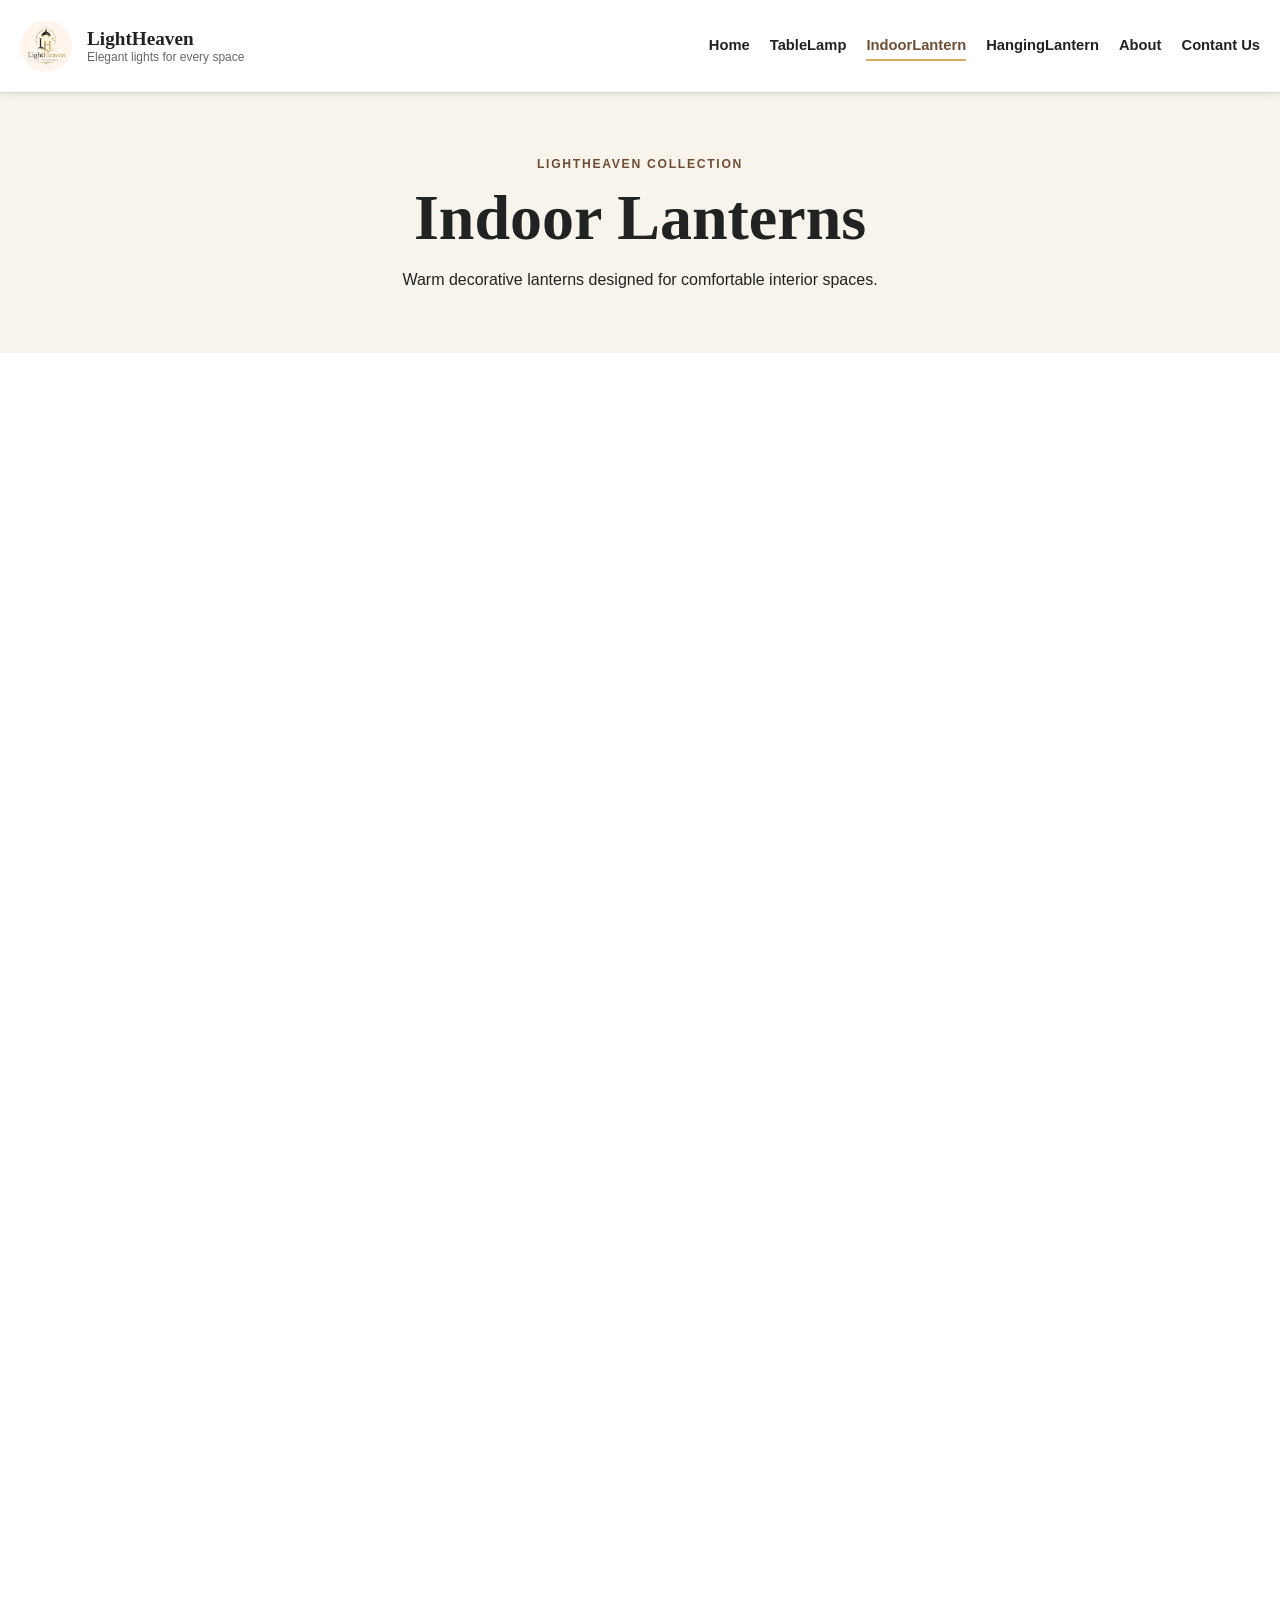
<file: product2.html>
<!DOCTYPE html>
<html lang="en">
<head>
<meta charset="utf-8"/>
<meta content="width=device-width, initial-scale=1.0" name="viewport"/>
<meta name="description" content="Light Heaven offers stylish table lamps, indoor lanterns, and hanging lanterns designed to bring warmth, comfort, and elegance to your home.">
<meta name="keywords" content="Light Heaven, lighting, lamps, table lamps, indoor lanterns, hanging lanterns, home lighting, decorative lighting, modern lamps, home decor">
<meta name="author" content="Light Heaven">
<title>Warm Home Lamps.</title>
<link href="style.css" rel="stylesheet"/>
</head>
<body>
<!-- Header -->
<header>
<div class="logo">
<img alt="LightHeaven logo" src="Logo1.webp" width="180" height="180" decoding="async"/>
<span><strong>LightHeaven</strong>
<small>Elegant lights for every space</small>
</span>
</div>
<button aria-controls="primary-nav" aria-expanded="false" aria-label="Toggle navigation" class="menu-toggle" type="button"><span aria-hidden="true">☰</span></button><nav aria-label="Primary navigation" class="primary-nav" id="primary-nav">
<a href="index.html">Home</a>
<a href="product1.html">TableLamp</a>
<a aria-current="page" href="product2.html">IndoorLantern</a>
<a href="product3.html">HangingLantern</a>
<a href="about.html">About</a>
<a href="contact.html">Contant Us</a>
</nav>
</header>
<section class="page-hero">
<div class="container">
<p class="eyebrow">LightHeaven collection</p>
<h1>Indoor Lanterns</h1>
<p>
            Warm decorative lanterns designed for comfortable interior spaces.
          </p>
</div>
</section>
<section class="section">
<div class="container">
<div class="product-container">
<div class="product">
<img alt="Modern Indoor Lantern" src="ph15.webp" width="720" height="720" loading="lazy" decoding="async"/>
<div class="product-body">
<p class="eyebrow">Indoor Lanterns</p>
<h2>Modern Lantern</h2>
<p class="price">$35.00</p>
<a class="button button-primary" href="order.html?product=modern-indoor-lantern">Order now</a>
</div>
</div>
<div class="product">
<img alt="Hanging Lantern" src="ph16.webp" width="600" height="900" loading="lazy" decoding="async"/>
<div class="product-body">
<p class="eyebrow">Indoor Lanterns</p>
<h2>Candle Lantern</h2>
<p class="price">$30.00</p>
<a class="button button-primary" href="order.html?product=hanging-indoor-lantern">Order now</a>
</div>
</div>
<div class="product">
<img alt="Decorative Lantern" src="ph17.webp" width="720" height="720" loading="lazy" decoding="async"/>
<div class="product-body">
<p class="eyebrow">Indoor Lanterns</p>
<h2>Decorative Lantern</h2>
<p class="price">$40.00</p>
<a class="button button-primary" href="order.html?product=decorative-lantern">Order now</a>
</div>
</div>
<div class="product">
<img alt="Vintage Lantern" src="ph18.webp" width="604" height="900" loading="lazy" decoding="async"/>
<div class="product-body">
<p class="eyebrow">Indoor Lanterns</p>
<h2>Vintage Lantern</h2>
<p class="price">$45.00</p>
<a class="button button-primary" href="order.html?product=vintage-lantern">Order now</a>
</div>
</div>
<div class="product">
<img alt="Modern Indoor Lantern" src="ph28.webp" width="600" height="800" loading="lazy" decoding="async"/>
<div class="product-body">
<p class="eyebrow">Indoor Lanterns</p>
<h2>Aurora Indoor Lantern</h2>
<p class="price">$32.00</p>
<a class="button button-primary" href="order.html?product=aurora-indoor-lantern">Order now</a>
</div>
</div>
<div class="product">
<img alt="Hanging Lantern" src="ph29.webp" width="720" height="720" loading="lazy" decoding="async"/>
<div class="product-body">
<p class="eyebrow">Indoor Lanterns</p>
<h2>Classic Indoor Lantern</h2>
<p class="price">$36.00</p>
<a class="button button-primary" href="order.html?product=classic-hanging-lantern">Order now</a>
</div>
</div>
<div class="product">
<img alt="Decorative Lantern" src="ph30.webp" width="600" height="900" loading="lazy" decoding="async"/>
<div class="product-body">
<p class="eyebrow">Indoor Lanterns</p>
<h2>Crystal Glow Lantern</h2>
<p class="price">$42.00</p>
<a class="button button-primary" href="order.html?product=crystal-glow-lantern">Order now</a>
</div>
</div>
<div class="product">
<img alt="Vintage Lantern" src="ph31.webp" width="384" height="384" loading="lazy" decoding="async"/>
<div class="product-body">
<p class="eyebrow">Indoor Lanterns</p>
<h2>Heritage Wall Lantern</h2>
<p class="price">$48.00</p>
<a class="button button-primary" href="order.html?product=heritage-wall-lantern">Order now</a>
</div>
</div>
</div>
</div>
</section>
<footer class="main-footer">
<div class="footer-subscribe">
<div class="subscribe-text">
<h3>Subscribe</h3>
<p>
            Join our newsletter and be the first to know about our latest
            products and exclusive offers.
          </p>
</div>
<form class="subscribe-form" onsubmit="event.preventDefault(); alert('Thank you for subscribing to our shop!');">
<input placeholder="Write Email" type="email"/>
<button type="submit"><span aria-hidden="true">→</span></button>
</form>
</div>
<hr class="section-divider"/>
<div class="footer-content">
<div class="footer-col brand-col">
<h2>LightHeaven</h2>
<p class="slogan">Elegant Lights for Every Space.</p>
<div class="brand-line"></div>
<p class="brand-desc">
            Follow us on social media for the latest lighting collections,
            special offers, and home décor inspiration.
          </p>
<div class="social-icons">
<a class="icon active" href="#"><span aria-hidden="true">f</span></a>
<a class="icon" href="#"><span aria-hidden="true">X</span></a>
<a class="icon" href="#"><span aria-hidden="true">in</span></a>
<a class="icon" href="#"><span aria-hidden="true">W</span></a>
</div>
</div>
<div class="links-wrapper">
<div class="footer-col">
<h4>Quick Link</h4>
<ul>
<li><a href="index.html">Home</a></li>
<li><a href="product1.html">Table Lamp</a></li>
<li><a href="product2.html">Indoor Lantern</a></li>
<li><a href="product3.html">Hanging Lantern</a></li>
<li><a href="about.html">About</a></li>
<li><a href="contact.html">Contact Us</a></li>
</ul>
</div>
<div class="footer-col">
<h4>About</h4>
<ul>
<li><a href="about.html#our-story">Our Story</a></li>
<li><a href="about.html#our-mission">Our Mission</a></li>
<li><a href="about.html#why-choose-us">Why Choose Us</a></li>
<li><a href="about.html#quality-products">Quality Products</a></li>
</ul>
</div>
<div class="footer-col">
<h4>Categories</h4>
<ul>
<li><a href="product1.html">Table Lamps</a></li>
<li><a href="product2.html">Indoor Lanterns</a></li>
<li><a href="product3.html">Hanging Lanterns</a></li>
</ul>
</div>
<div class="footer-col contact-col">
<h4>Contact</h4>
<p><strong>Call :</strong><br/><a href="tel:+012345678900">+0123 456 789 00</a></p>
<p><strong>Email:</strong><br/><a href="mailto:lightheaven@gmail.com">lightheaven@gmail.com</a></p>
</div>
</div>
<div class="footer-col map-col">
<div class="map-container">
<iframe allowfullscreen="" loading="lazy" referrerpolicy="no-referrer-when-downgrade" src="https://www.google.com/maps/embed?pb=!1m18!1m12!1m3!1d3844.7578275997635!2d98.1879725!3d14.0796068!2m3!1f0!2f0!3f0!3m2!1i1024!2i768!4f13.1!3m3!1m2!1s0x30e50b9f9475b8d7%3A0xbe26a553f5295c9a!2sTechnoland%20ICT%20Institute!5e0!3m2!1sen!2smm!4v1719800000000!5m2!1sen!2smm" style="border: 0">
</iframe>
</div>
</div>
</div>
<div class="thank-you-banner">
<p>Thank You for shopping with us!</p>
</div>
<div class="copyright">
<p>© 2026 LightHeaven | Designed by Wai Hnin Thu.</p>
</div>
</footer>
<script src="main.js" defer></script>
</body>
</html>
</file>
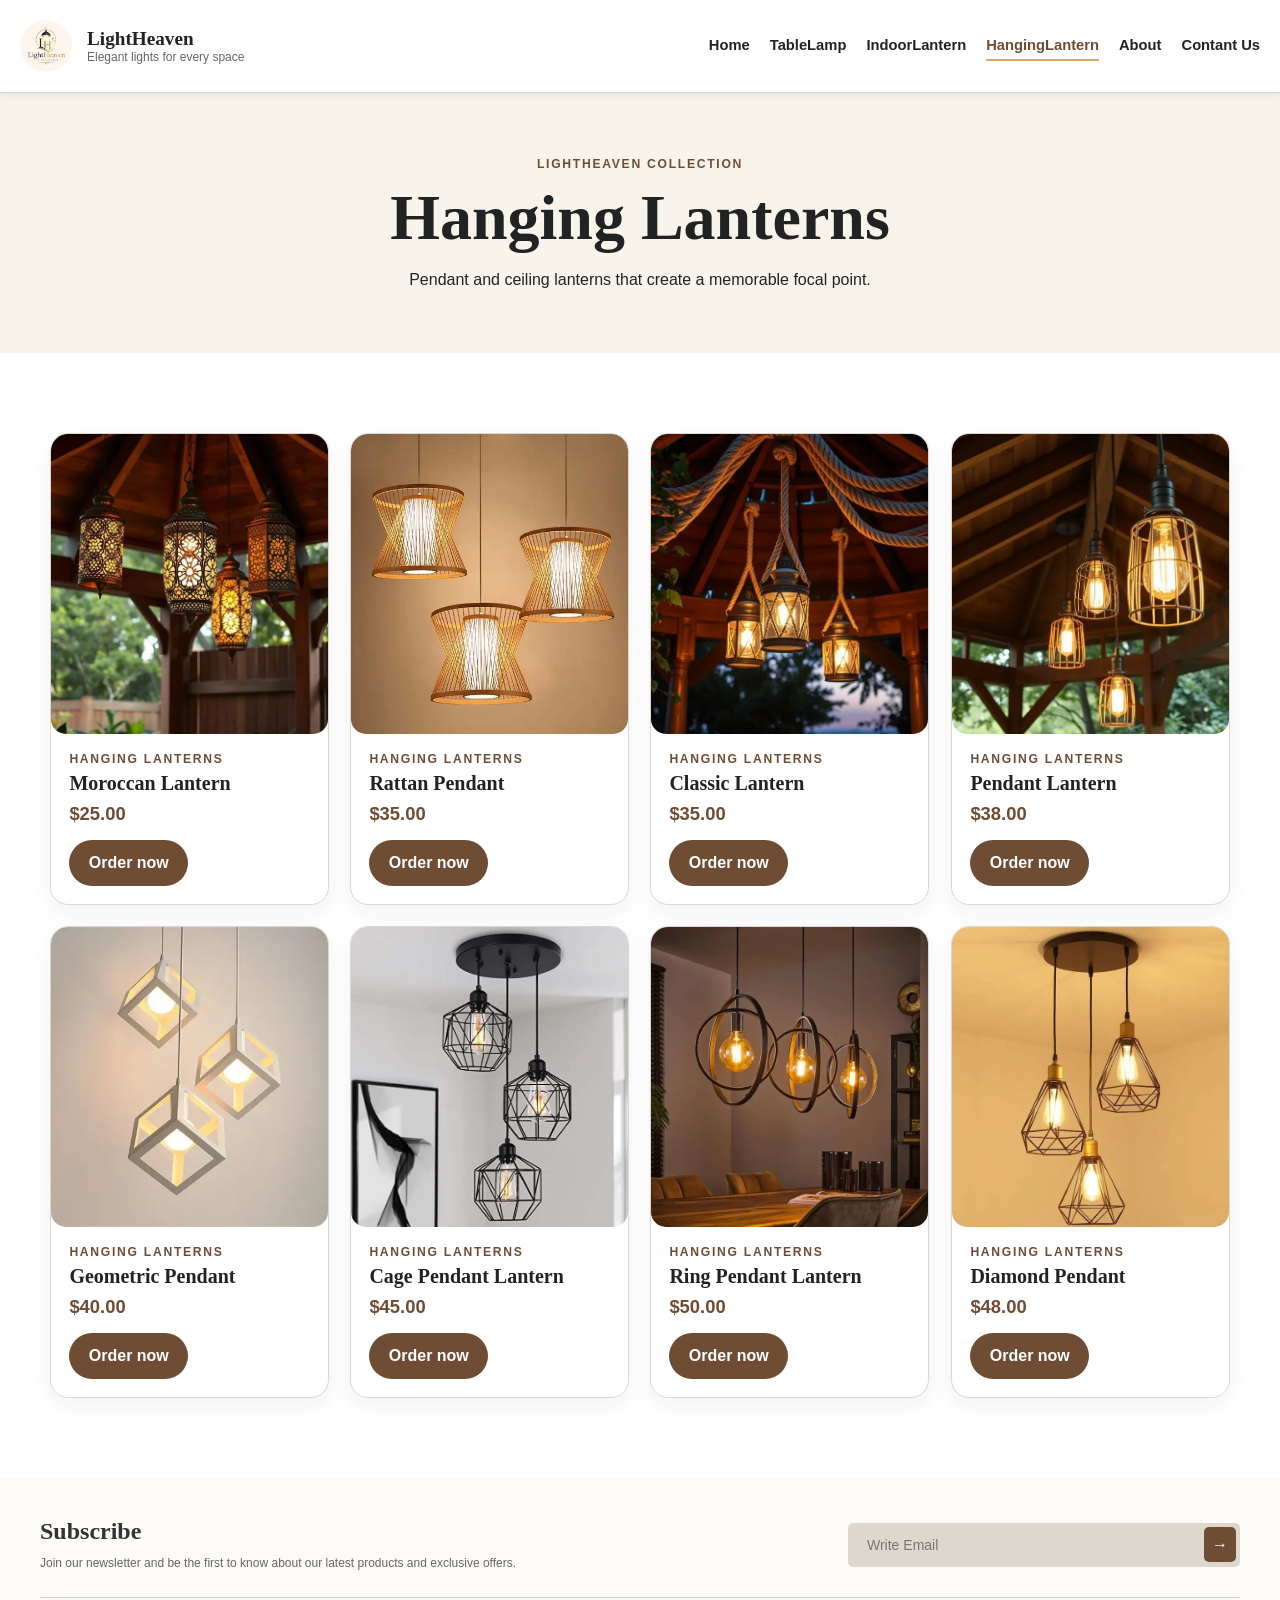
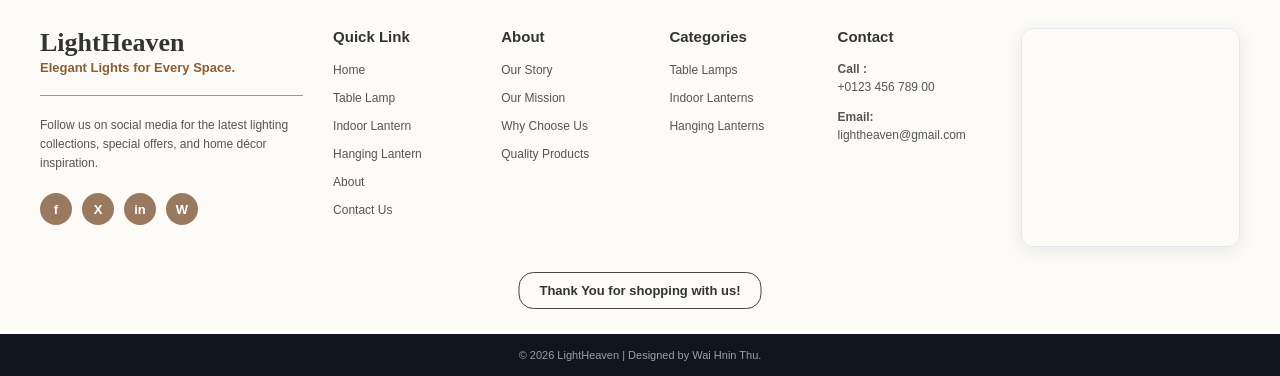
<file: product3.html>
<!DOCTYPE html>
<html lang="en">
<head>
<meta charset="utf-8"/>
<meta content="width=device-width, initial-scale=1.0" name="viewport"/>
<meta name="description" content="Light Heaven offers stylish table lamps, indoor lanterns, and hanging lanterns designed to bring warmth, comfort, and elegance to your home.">
<meta name="keywords" content="Light Heaven, lighting, lamps, table lamps, indoor lanterns, hanging lanterns, home lighting, decorative lighting, modern lamps, home decor">
<meta name="author" content="Light Heaven">
<title>Warm Home Lamps.</title>
<link href="style.css" rel="stylesheet"/>
</head>
<body>
<!-- Header -->
<header>
<div class="logo">
<img alt="LightHeaven logo" src="Logo1.webp" width="180" height="180" decoding="async"/>
<span><strong>LightHeaven</strong>
<small>Elegant lights for every space</small>
</span>
</div>
<button aria-controls="primary-nav" aria-expanded="false" aria-label="Toggle navigation" class="menu-toggle" type="button"><span aria-hidden="true">☰</span></button><nav aria-label="Primary navigation" class="primary-nav" id="primary-nav">
<a href="index.html">Home</a>
<a href="product1.html">TableLamp</a>
<a href="product2.html">IndoorLantern</a>
<a aria-current="page" href="product3.html">HangingLantern</a>
<a href="about.html">About</a>
<a href="contact.html">Contant Us</a>
</nav>
</header>
<section class="page-hero">
<div class="container">
<p class="eyebrow">LightHeaven collection</p>
<h1>Hanging Lanterns</h1>
<p>Pendant and ceiling lanterns that create a memorable focal point.</p>
</div>
</section>
<!-- Products Section -->
<section class="section">
<div class="container">
<div class="product-container">
<div class="product">
<img alt="Vintage Lantern" src="ph32.webp" width="575" height="766" loading="lazy" decoding="async"/>
<div class="product-body">
<p class="eyebrow">Hanging Lanterns</p>
<h2>Moroccan Lantern</h2>
<p class="price">$25.00</p>
<a class="button button-primary" href="order.html?product=moroccan-lantern">Order now</a>
</div>
</div>
<div class="product">
<img alt="Modern Lantern" src="ph33.webp" width="540" height="540" loading="lazy" decoding="async"/>
<div class="product-body">
<p class="eyebrow">Hanging Lanterns</p>
<h2>Rattan Pendant</h2>
<p class="price">$35.00</p>
<a class="button button-primary" href="order.html?product=rattan-pendant-lantern">Order now</a>
</div>
</div>
<div class="product">
<img alt="Modern Lantern" src="ph38.webp" width="575" height="766" loading="lazy" decoding="async"/>
<div class="product-body">
<p class="eyebrow">Hanging Lanterns</p>
<h2>Classic Lantern</h2>
<p class="price">$35.00</p>
<a class="button button-primary" href="order.html?product=classic-lantern">Order now</a>
</div>
</div>
<div class="product">
<img alt="Modern Lantern" src="ph35.webp" width="575" height="766" loading="lazy" decoding="async"/>
<div class="product-body">
<p class="eyebrow">Hanging Lanterns</p>
<h2>Pendant Lantern</h2>
<p class="price">$38.00</p>
<a class="button button-primary" href="order.html?product=pendant-lantern">Order now</a>
</div>
</div>
<div class="product">
<img alt="Vintage Lantern" src="ph36.webp" width="500" height="500" loading="lazy" decoding="async"/>
<div class="product-body">
<p class="eyebrow">Hanging Lanterns</p>
<h2>Geometric Pendant</h2>
<p class="price">$40.00</p>
<a class="button button-primary" href="order.html?product=geometric-pendant-lantern">Order now</a>
</div>
</div>
<div class="product">
<img alt="Modern Lantern" src="ph37.webp" width="679" height="679" loading="lazy" decoding="async"/>
<div class="product-body">
<p class="eyebrow">Hanging Lanterns</p>
<h2>Cage Pendant Lantern</h2>
<p class="price">$45.00</p>
<a class="button button-primary" href="order.html?product=cage-pendant-lantern">Order now</a>
</div>
</div>
<div class="product">
<img alt="Modern Lantern" src="ph34.webp" width="720" height="720" loading="lazy" decoding="async"/>
<div class="product-body">
<p class="eyebrow">Hanging Lanterns</p>
<h2>Ring Pendant Lantern</h2>
<p class="price">$50.00</p>
<a class="button button-primary" href="order.html?product=ring-pendant-lantern">Order now</a>
</div>
</div>
<div class="product">
<img alt="Modern Lantern" src="ph21.webp" width="720" height="720" loading="lazy" decoding="async"/>
<div class="product-body">
<p class="eyebrow">Hanging Lanterns</p>
<h2>Diamond Pendant</h2>
<p class="price">$48.00</p>
<a class="button button-primary" href="order.html?product=diamond-pendant-lantern">Order now</a>
</div>
</div>
</div>
</div></section>
<footer class="main-footer">
<div class="footer-subscribe">
<div class="subscribe-text">
<h3>Subscribe</h3>
<p>
            Join our newsletter and be the first to know about our latest
            products and exclusive offers.
          </p>
</div>
<form class="subscribe-form" onsubmit="event.preventDefault(); alert('Thank you for subscribing to our shop!');">
<input placeholder="Write Email" type="email"/>
<button type="submit"><span aria-hidden="true">→</span></button>
</form>
</div>
<hr class="section-divider"/>
<div class="footer-content">
<div class="footer-col brand-col">
<h2>LightHeaven</h2>
<p class="slogan">Elegant Lights for Every Space.</p>
<div class="brand-line"></div>
<p class="brand-desc">
            Follow us on social media for the latest lighting collections,
            special offers, and home décor inspiration.
          </p>
<div class="social-icons">
<a class="icon active" href="#"><span aria-hidden="true">f</span></a>
<a class="icon" href="#"><span aria-hidden="true">X</span></a>
<a class="icon" href="#"><span aria-hidden="true">in</span></a>
<a class="icon" href="#"><span aria-hidden="true">W</span></a>
</div>
</div>
<div class="links-wrapper">
<div class="footer-col">
<h4>Quick Link</h4>
<ul>
<li><a href="index.html">Home</a></li>
<li><a href="product1.html">Table Lamp</a></li>
<li><a href="product2.html">Indoor Lantern</a></li>
<li><a href="product3.html">Hanging Lantern</a></li>
<li><a href="about.html">About</a></li>
<li><a href="contact.html">Contact Us</a></li>
</ul>
</div>
<div class="footer-col">
<h4>About</h4>
<ul>
<li><a href="about.html#our-story">Our Story</a></li>
<li><a href="about.html#our-mission">Our Mission</a></li>
<li><a href="about.html#why-choose-us">Why Choose Us</a></li>
<li><a href="about.html#quality-products">Quality Products</a></li>
</ul>
</div>
<div class="footer-col">
<h4>Categories</h4>
<ul>
<li><a href="product1.html">Table Lamps</a></li>
<li><a href="product2.html">Indoor Lanterns</a></li>
<li><a href="product3.html">Hanging Lanterns</a></li>
</ul>
</div>
<div class="footer-col contact-col">
<h4>Contact</h4>
<p><strong>Call :</strong><br/><a href="tel:+012345678900">+0123 456 789 00</a></p>
<p><strong>Email:</strong><br/><a href="mailto:lightheaven@gmail.com">lightheaven@gmail.com</a></p>
</div>
</div>
<div class="footer-col map-col">
<div class="map-container">
<iframe allowfullscreen="" loading="lazy" referrerpolicy="no-referrer-when-downgrade" src="https://www.google.com/maps/embed?pb=!1m18!1m12!1m3!1d3844.7578275997635!2d98.1879725!3d14.0796068!2m3!1f0!2f0!3f0!3m2!1i1024!2i768!4f13.1!3m3!1m2!1s0x30e50b9f9475b8d7%3A0xbe26a553f5295c9a!2sTechnoland%20ICT%20Institute!5e0!3m2!1sen!2smm!4v1719800000000!5m2!1sen!2smm" style="border: 0">
</iframe>
</div>
</div>
</div>
<div class="thank-you-banner">
<p>Thank You for shopping with us!</p>
</div>
<div class="copyright">
<p>© 2026 LightHeaven | Designed by Wai Hnin Thu.</p>
</div>
</footer>
<script src="main.js" defer></script>
</body>
</html>
</file>
<file: style.css>
*{
    margin:0;
    padding:0;
    box-sizing:border-box;
    font-family: Arial, Helvetica, sans-serif;
}

body{
    background:#fff;
    color:#202321;
    
}
/* Header */
header{
    display:flex;
    justify-content:space-between;
    align-items:center;
    padding: 20px;
    background: rgba(255, 255, 255, 0.96);
    box-shadow:0 2px 8px rgba(0,0,0,.08);
    border-bottom: 1px solid #ded7ce;
    /* backdrop-filter removed to reduce mobile paint cost */
    position:sticky;
    top:0;
    z-index:100;
}
.logo{
    display: flex;
    align-items: center;
    gap: 15px;
}
.logo img{
    width: 52px;
    height: 52px;
    display: block;
    font-size:10px;
    border-radius: 50%;
    object-fit: cover;
}
.logo span{
    display: grid;
    line-height: 1.2;
}
.logo strong{
    font-family: Georgia, serif;
    font-size: 1.2rem;
}
.logo small{
    color:#626862;
    font-size: 0.75rem;
}
.primary-nav {
  display: flex;
  align-items: center;
  gap: 1.25rem;
}
.primary-nav a {
  text-decoration: none;
  font-weight: 700;
  font-size: 0.92rem;
  padding: 0.4rem 0;
  border-bottom: 2px solid transparent;
  color:inherit;
}
.primary-nav a:hover,
.primary-nav a[aria-current="page"] {
  color: #6f4d35;
  border-color: #d8aa62;
}
/* Hero */

.hero{
    display:flex;
    gap:40px;
    width: 100%;
    background-size: cover;
    justify-content:space-between;
    align-items:center;
    padding:0;
    background: linear-gradient(135deg, #f8f3eb, #fff);
}
h1,
h2,
h3 {
  font-family: Georgia, "Times New Roman", serif;
  line-height: 1.15;
  margin-top: 0;
}
h1 {
  font-size: clamp(2.6rem, 6vw, 5.4rem);
  margin-bottom: 1.25rem;
}
h2 {
  font-size: clamp(1.8rem, 3.5vw, 3rem);
}
h3 {
  font-size: 1.35rem;
}
p {
  margin-top: 0;
}
button,
input,
textarea,
select {
  font: inherit;
}
.hero-text{
    width:60%;
    padding-left: 50px;
    font-family: Georgia, "Times New Roman", serif;
    text-align: justify;

}

.hero-text p{
    color:#1F2937;
    margin-bottom:10px;
}

.hero-text h2{
    font-size:50px;
    color:#8b5e34;
    margin-bottom:20px;
}

.small{
    line-height:28px;
}

.hero-text button{
  display: inline-flex;
  align-items: center;
  justify-content: center;
  min-height: 46px;
  padding: 0.75rem 1.15rem;
  border-radius: 999px;
  text-decoration: none;
  border: 1px solid transparent;
  font-weight: 800;
  cursor: pointer;
  background: #6f4d35;
  color:#FFFFFF;
  margin-top: 1.8rem;
  margin-right: 20px;
}

.hero-text button:hover{
    background:#4e3425;
}
.button {
  display: inline-flex;
  align-items: center;
  justify-content: center;
  min-height: 46px;
  padding: 0.75rem 1.15rem;
  border-radius: 999px;
  text-decoration: none;
  border: 1px solid transparent;
  font-weight: 800;
  cursor: pointer;
}
.button-primary {
  background: #6f4d35;
  color: #fff;
}
.button-primary:hover {
  background: #4e3425;
}
.button-secondary{
    background: #FFFFFF;
    border-color:#6f4d35 ;
    color:#6f4d35;
}

.hero-image img{
    width:100%;
    height: 500px;
    object-fit: cover;
    display: block;
    margin-left: 0;
    border-radius: 10px 0 0 10px;
}

/* Categories */
.section {
  padding: 5rem 0;
}
.section-soft {
  background: #f8f3eb;
}
.section-heading {
  max-width: 680px;
  margin-bottom: 2rem;
}
.section-heading h2{
    margin-bottom: 15px;
}
.eyebrow {
  text-transform: uppercase;
  letter-spacing: 0.14em;
  font-size: 0.76rem;
  font-weight: 800;
  color: #6f4d35;
  margin-bottom: 10px;
}
.container {
  width: min(calc(100% - 2rem), 1180px);
  margin-inline: auto;
}
.category-grid,
.feature-grid {
  display: grid;
  grid-template-columns: repeat(3, 1fr);
  gap: 1.25rem;
}
.category-card,
.feature-grid article {
  padding: 1.7rem;
  border: 1px solid #ded7ce;
  border-radius: 18px;
  background: #fff;
  text-decoration: none;
  display: flex;
  flex-direction: column;
  align-items: flex-start; 
  transition: 0.2s;
}

.category-card:hover {
  transform: translateY(-4px);
  box-shadow: 0 18px 45px rgba(37, 27, 20, 0.1);
}

.category-card span {
  color: #d8aa62;
  font-weight: 900;
  display: inline-block;
  margin-bottom: 1rem; 
}

.category-card h3 {
  font-size: 1.65rem; 
  font-weight: 700;
  color: #251b14; 
  margin-bottom: 0.85rem; 
  line-height: 1.2;
}


.category-card p {
  color: #555555; 
  font-size: 0.95rem;
  line-height: 1.6;
  margin: 0;
}
a{
    color: inherit;
}
/* Products */
.product-container{
 display: grid;
  grid-template-columns: repeat(4, minmax(0, 1fr));
  gap: 1.3rem;
}
.product{
  display: flex;
  flex-direction: column;
  background: #fff;
  border: 1px solid #ded7ce;
  border-radius: 18px;
  overflow: hidden;
  box-shadow: 0 8px 24px rgba(32, 35, 33, 0.06);
  text-align:center;
  transition:0.3s;
}

.product:hover{
    transform:translateY(-10px);
}

.product img{
    width:100%;
    height:300px;
    object-fit:cover;
    border-radius:15px;
     transition: transform 0.3s;
}

.product-body {
  display: flex;
  flex-direction: column;
  align-items: flex-start;
  flex: 1;
  padding: 1.15rem;
}
.product-body h2 {
  font-size: 1.25rem;
  margin-bottom: 0.5rem;
}
.product-body .eyebrow {
  margin-bottom: 0.35rem;
}
.price {
  font-size: 1.15rem;
  font-weight: 900;
  color: #6f4d35;
}
/* Table-Lamp */
.page-hero {
  padding: 4rem 0;
  background: #f8f3eb;
}
.page-hero .container {
  max-width: 850px;
  text-align: center;
}
.page-hero h1 {
  font-size: clamp(2.4rem, 5vw, 4.4rem);
  margin-bottom: 1rem;
}
.product-body .button {
  margin-top: 15px;

}
/* About */
.split {
  display: grid;
  grid-template-columns: 1.05fr 0.95fr;
  gap: 3rem;
  align-items: center;
}
.split img {
  width: 100%;
  aspect-ratio: 4/3;
  object-fit: cover;
  border-radius: 18px;
  box-shadow: 0 18px 45px rgba(37, 27, 20, 0.1);
}
.split h2{
  margin-bottom: 24px;
}
.split p{
  line-height: 1.6;
  margin-bottom: 16px;
}
.feature-grid {
  grid-template-columns: repeat(4, 1fr);
}
.feature-grid h3{
  font-size: 1.3rem;
  margin-bottom: 16px;
}
.feature-grid p{
line-height: 1.6;
}
/* Contact */
.contact-grid,
.order-layout {
  display: grid;
  grid-template-columns: 0.75fr 1.25fr;
  gap: 2rem;
  align-items: start;
}
.contact-details {
  padding: 1.5rem;
}
.contact-details p {
  display: grid;
}
.contact-details a {
  text-decoration: none;
  color: var(--brand);
}
.contact-details h2,
.contact-details strong{
  display: block;
  margin-top: 18px;
  margin-bottom: 5px;

}
.form-card,
.order-summary {
  padding: 1.5rem;
  border: 1px solid #ded7ce;
  border-radius: 18px;
  background: #fff;
  box-shadow:0 18px 45px rgba(37, 27, 20, 0.1);
}
.form-card {
  display: grid;
  gap: 1rem;
}
.form-grid {
  display: grid;
  grid-template-columns: 1fr 1fr;
  gap: 1rem;
}
label {
  display: grid;
  gap: 0.4rem;
  font-weight: 700;
}
input,
textarea,
select {
  width: 100%;
  border: 1px solid #bdb7ae;
  border-radius: 10px;
  padding: 0.75rem;
  background: #fff;
}
input:focus,
textarea:focus,
select:focus {
  outline: 3px solid rgba(216, 170, 98, 0.35);
  border-color: #674d35;
}
fieldset {
  border: 1px solid #ded7ce;
  border-radius: 10px;
  padding: 1rem;
}
legend {
  font-weight: 800;
}
/* Order */
.radio-row {
  display: flex;
  gap: 1rem;
  flex-wrap: wrap;
}
.radio-row label {
  display: flex;
  align-items: center;
  gap: 0.4rem;
}
.radio-row input {
  width: auto;
}
.form-note,
.form-status {
  font-size: 0.9rem;
  color: #626862;
}
.form-status.success {
  color: #256f3a;
}
.order-summary {
  position: sticky;
  top: 100px;
  display: grid;
  grid-template-columns: 130px 1fr;
  gap: 1rem;
}
.order-summary img {
  width: 130px;
  height: 130px;
  object-fit: cover;
  border-radius: 12px;
}
.order-summary h2 {
  font-size: 1.5rem;
}
.order-summary dl {
  margin: 1rem 0 0;
}
.order-summary dl div {
  display: flex;
  justify-content: space-between;
  border-top: 1px solid #ded7ce;
  padding: 0.55rem 0;
}
.order-summary dt,
.order-summary dd {
  margin: 0;
}
/* ပုံမှန်အချိန်တွင် Payment Detail Box အားလုံးကို ဖျောက်ထားမည် */
.payment-detail-box {
  display: none;
  background-color: #f9f9f9;
  padding: 15px;
  border: 1px solid #ddd;
  border-radius: 8px;
  margin-top: 15px;
  margin-bottom: 15px;
  animation: fadeIn 0.3s ease-in-out; /* ပေါ်လာရင် ပိုနူးညံ့စေရန် */
}

/* ရွေးချယ်ထားသော (Active ဖြစ်သော) Box ကိုသာ ဖော်ပြရန် */
.payment-detail-box.active {
  display: block !important;
}

/* ပေါ်လာရင် သုံးမည့် animation effect */
@keyframes fadeIn {
  from { opacity: 0; transform: translateY(-5px); }
  to { opacity: 1; transform: translateY(0); }
}
/* footer */
.main-footer {
    background-color: #FDFBF7; 
    color: #333333;
    padding: 40px 40px 0 40px;
    box-sizing: border-box;
}

.main-footer * {
    box-sizing: border-box;
    margin: 0;
    padding: 0;
}

/*  Subscribe Row Styling */
.footer-subscribe {
    display: flex;
    justify-content: space-between;
    align-items: center;
    gap: 40px;
    padding-bottom: 25px;
}

.subscribe-text {
    flex: 2;
}

.subscribe-text h3 {
    font-size: 24px;
    font-weight: 700;
    margin-bottom: 8px;
}

.subscribe-text p {
    font-size: 12px;
    color: #666;
    line-height: 1.5;
}

.subscribe-form {
    flex: 1;
    display: flex;
    align-items: center;
    background-color: #ded7ce;
    padding: 4px;
    border-radius: 5px;
    min-width: 280px;
}

.subscribe-form input {
    width: 100%;
    border: none;
    background: transparent;
    padding: 10px 15px;
    font-size: 14px;
    outline: none;
    color: #333;
}

.subscribe-form button {
    background-color: #6f4d35;
    border: none;
    color: white;
    width: 35px;
    height: 35px;
    display: flex;
    align-items: center;
    justify-content: center;
    cursor: pointer;
    border-radius: 5px;
}

.section-divider {
    border: 0;
    height: 1px;
    background-color: #cccccc;
    margin-bottom: 30px;
}

/*  Content Grid Area */
.footer-content {
    display: grid;
    grid-template-columns: 1.2fr 3fr 1fr;
    gap: 30px;
    align-items: start;
}

/* Brand Column */
.brand-col h2 {
    font-size: 26px;
    font-weight: 800;
}

.brand-col .slogan {
    color: #8b5e34;
    font-size: 13px;
    font-weight: 600;
    margin-top: 2px;
}

.brand-col .brand-line {
    width: 100%;
    height: 1px;
    background-color: #999;
    margin: 20px 0;
}

.brand-col .brand-desc {
    font-size: 12px;
    color: #555;
    line-height: 1.6;
    margin-bottom: 20px;
}

/* Social Icon Circles */
.social-icons {
    display: flex;
    gap: 10px;
}

.social-icons .icon {
    width: 32px;
    height: 32px;
    border-radius: 50%;
    background-color: #9a7961;
    color: #fff;
    display: flex;
    align-items: center;
    justify-content: center;
    font-size: 13px;
    text-decoration: none;
}

/* Links Columns Organizer */
.links-wrapper {
    display: grid;
    grid-template-columns: repeat(4, 1fr);
    gap: 15px;
}

.footer-col h4 {
    font-size: 15px;
    font-weight: 700;
    margin-bottom: 15px;
}

.footer-col ul {
    list-style: none;
}

.footer-col ul li {
    margin-bottom: 10px;
}

.footer-col ul li a {
    text-decoration: none;
    color: #555;
    font-size: 12px;
}

/* Contact Column */
.contact-col p {
    font-size: 12px;
    color: #555;
    line-height: 1.5;
    margin-bottom: 12px;
}

/* Mock Map Box */
/* Contact Section Text Style */
.contact-col p {
    font-size: 12px;
    color: #555;
    line-height: 1.5;
    margin-bottom: 12px;
}

/* Beautiful Square Map Container */
.map-container {
    width: 100%;
    max-width: 280px; 
    aspect-ratio: 1 / 1; 
    overflow: hidden;
    border-radius: 12px; 
    border: 1px solid #e2e8f0;
    box-shadow: 0 4px 20px rgba(0, 0, 0, 0.08); 
    position: relative;
}

/* Make iframe fill the container perfectly */
.map-container iframe {
    width: 100%;
    height: 100%;
    object-fit: cover;
    display: block;
}

/* 3. Center Thank You Frame */
.thank-you-banner {
    border: 1px solid #444;
    padding: 10px 20px;
    display: inline-block;
    margin: 25px auto;
    position: relative;
    left: 50%;
    transform: translateX(-50%);
    text-align: center;
    border-radius: 15px;
}

.thank-you-banner p {
    font-size: 13px;
    font-weight: 600;
}

/* 4. Dark Bottom Bar */
.copyright p {
    background-color: #11161e; 
    margin-left: -40px;
    margin-right: -40px;
    padding: 15px 40px;
    display: flex;
    justify-content: space-between;
    align-items: center;
    color: #9aa0a6;
    font-size: 11px;
    text-decoration: none;
    justify-content: center;

}
/* ==============================
   Responsive layout improvements
   ============================== */
.menu-toggle {
  display: none;
  width: 44px;
  height: 44px;
  border: 1px solid #ded7ce;
  border-radius: 10px;
  background: #fff;
  color: #6f4d35;
  font-size: 1.15rem;
  cursor: pointer;
}

.contact-col a { color: #555; text-decoration: none; }
.contact-col a:hover, .footer-col a:hover { color: #6f4d35; }

@media (max-width: 1024px) {
  header { padding: 16px 20px; }
  .primary-nav { gap: .8rem; }
  .primary-nav a { font-size: .84rem; }
  .product-container { grid-template-columns: repeat(2, minmax(0, 1fr)); }
  .category-grid { grid-template-columns: repeat(2, 1fr); }
  .feature-grid { grid-template-columns: repeat(2, 1fr); }
  .footer-content { grid-template-columns: 1fr 2fr; }
  .map-col { grid-column: 1 / -1; }
  .map-container { max-width: 100%; aspect-ratio: 16 / 7; }
}

@media (max-width: 768px) {
  header { flex-wrap: wrap; gap: 12px; }
  .logo { flex: 1; min-width: 0; }
  .logo small { display: none; }
  .menu-toggle { display: inline-flex; align-items: center; justify-content: center; }
  .primary-nav {
    display: none;
    width: 100%;
    flex-direction: column;
    align-items: stretch;
    gap: 0;
    padding-top: 8px;
    border-top: 1px solid #ded7ce;
  }
  .primary-nav.open { display: flex; }
  .primary-nav a { padding: 12px 4px; border-bottom: 1px solid #eee7de; }

  .hero { flex-direction: column; gap: 0; }
  .hero-text { width: 100%; padding: 40px 24px; text-align: left; }
  .hero-text h2 { font-size: clamp(2rem, 9vw, 3rem); }
  .hero-image { width: 100%; }
  .hero-image img { height: 360px; border-radius: 0; }

  .section { padding: 3.5rem 0; }
  .page-hero { padding: 3rem 0; }
  .category-grid, .feature-grid { grid-template-columns: 1fr; }
  .split, .contact-grid, .order-layout { grid-template-columns: 1fr; gap: 1.5rem; }
  .order-summary { position: static; }
  .form-grid { grid-template-columns: 1fr; }

  .footer-subscribe { flex-direction: column; align-items: stretch; gap: 18px; }
  .subscribe-form { min-width: 0; width: 100%; }
  .footer-content { grid-template-columns: 1fr; }
  .links-wrapper { grid-template-columns: repeat(2, minmax(0, 1fr)); gap: 28px 18px; }
  .map-col { grid-column: auto; }
  .map-container { aspect-ratio: 16 / 9; }
}

@media (max-width: 520px) {
  header { padding: 12px 16px; }
  .logo img { width: 44px; height: 44px; }
  .logo strong { font-size: 1rem; }
  .container { width: min(calc(100% - 1.25rem), 1180px); }
  h1 { font-size: clamp(2.1rem, 12vw, 3.1rem); }
  .product-container { grid-template-columns: 1fr; }
  .product img { height: 280px; }
  .product-body { align-items: stretch; text-align: left; }
  .product-body .button { width: 100%; }
  .order-summary { grid-template-columns: 92px 1fr; padding: 1rem; }
  .order-summary img { width: 92px; height: 92px; }
  .order-summary h2 { font-size: 1.2rem; }
  .form-card { padding: 1rem; }
  .radio-row { flex-direction: column; align-items: flex-start; }
  .main-footer { padding: 32px 18px 0; }
  .links-wrapper { grid-template-columns: 1fr; }
  .copyright p { margin-left: -18px; margin-right: -18px; padding: 15px 18px; }
  .thank-you-banner { width: 100%; }
}


/* Performance optimizations */
img { max-width: 100%; }
.product, .category-card { content-visibility: auto; contain-intrinsic-size: 320px 420px; }
.section { content-visibility: auto; contain-intrinsic-size: 1px 700px; }
.hero { content-visibility: visible; }
.hero-image { width: 50%; }
.hero-image img { aspect-ratio: 1100 / 733; }
.social-icons .icon span { font-weight: 700; line-height: 1; }
@media (max-width: 768px) { .hero-image { width: 100%; } }
@media (prefers-reduced-motion: reduce) {
  *, *::before, *::after { animation-duration: 0.01ms !important; animation-iteration-count: 1 !important; transition-duration: 0.01ms !important; scroll-behavior: auto !important; }
}
</file>
